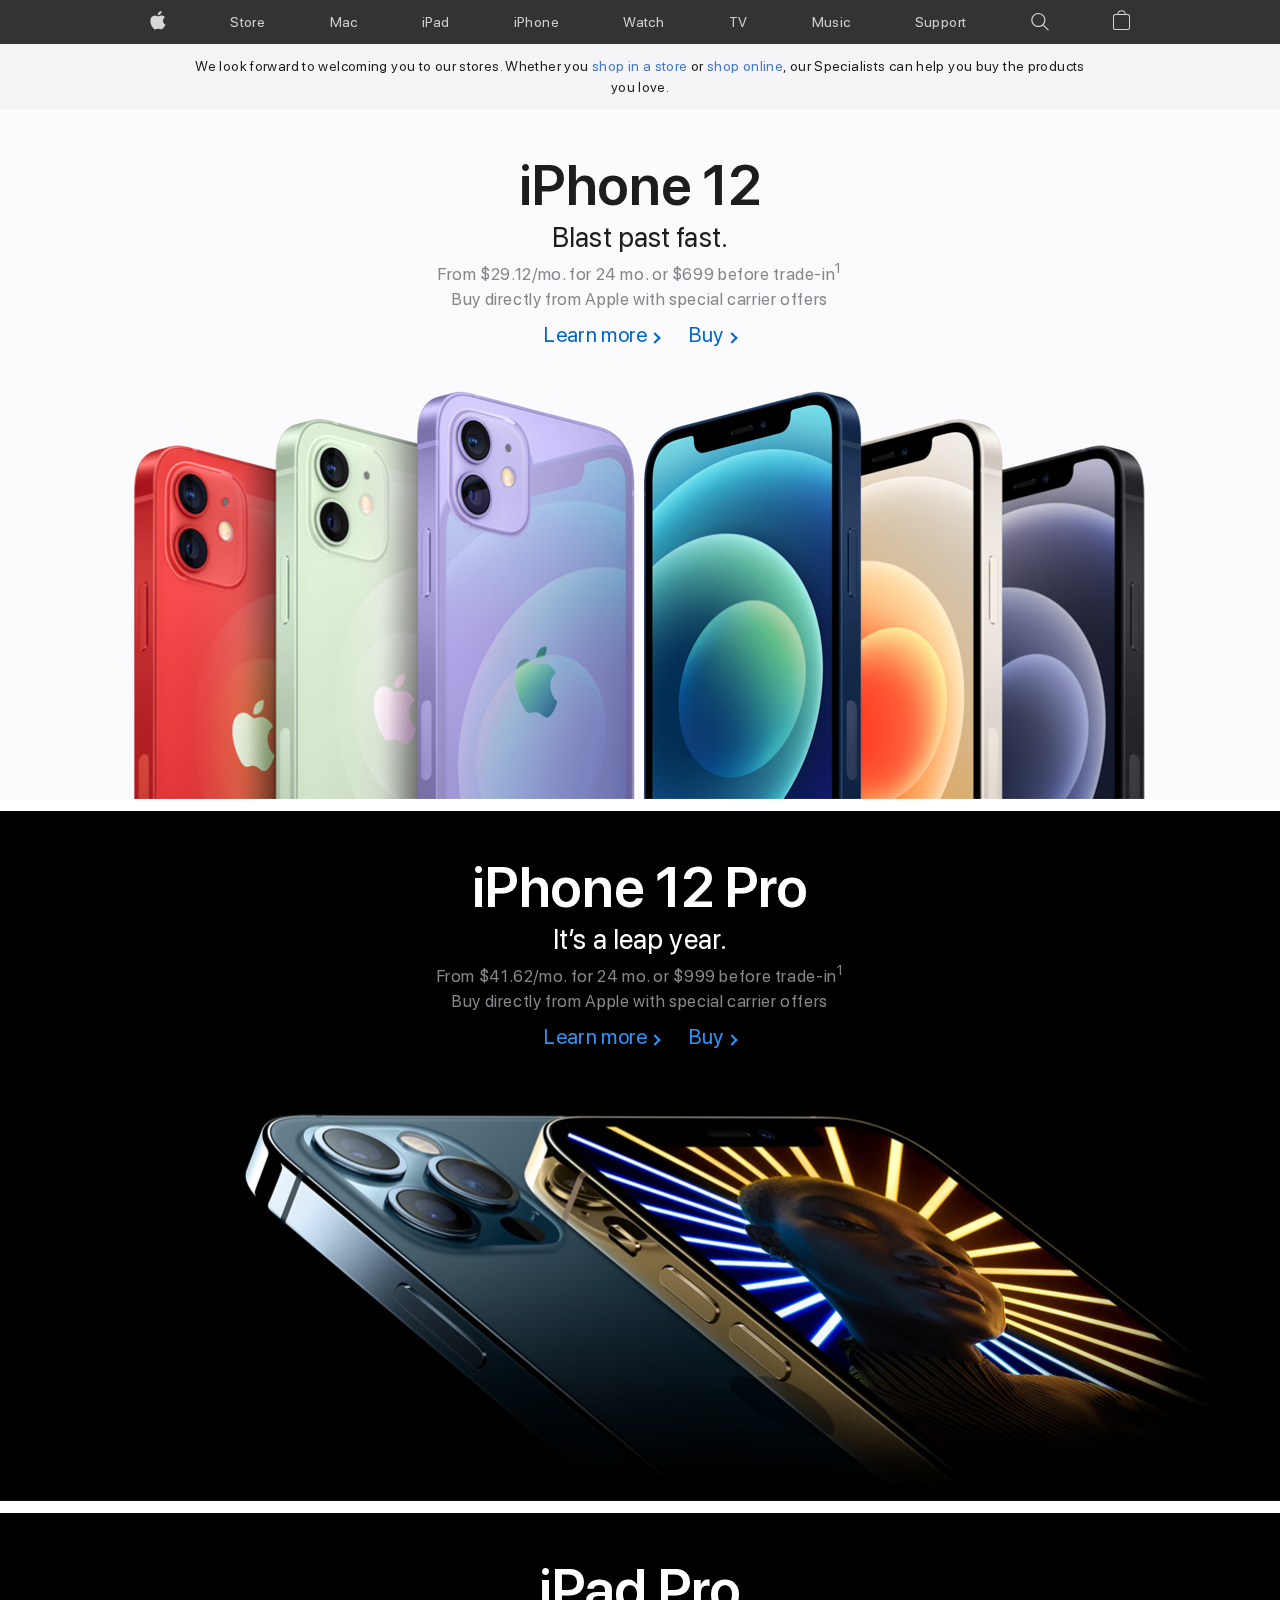
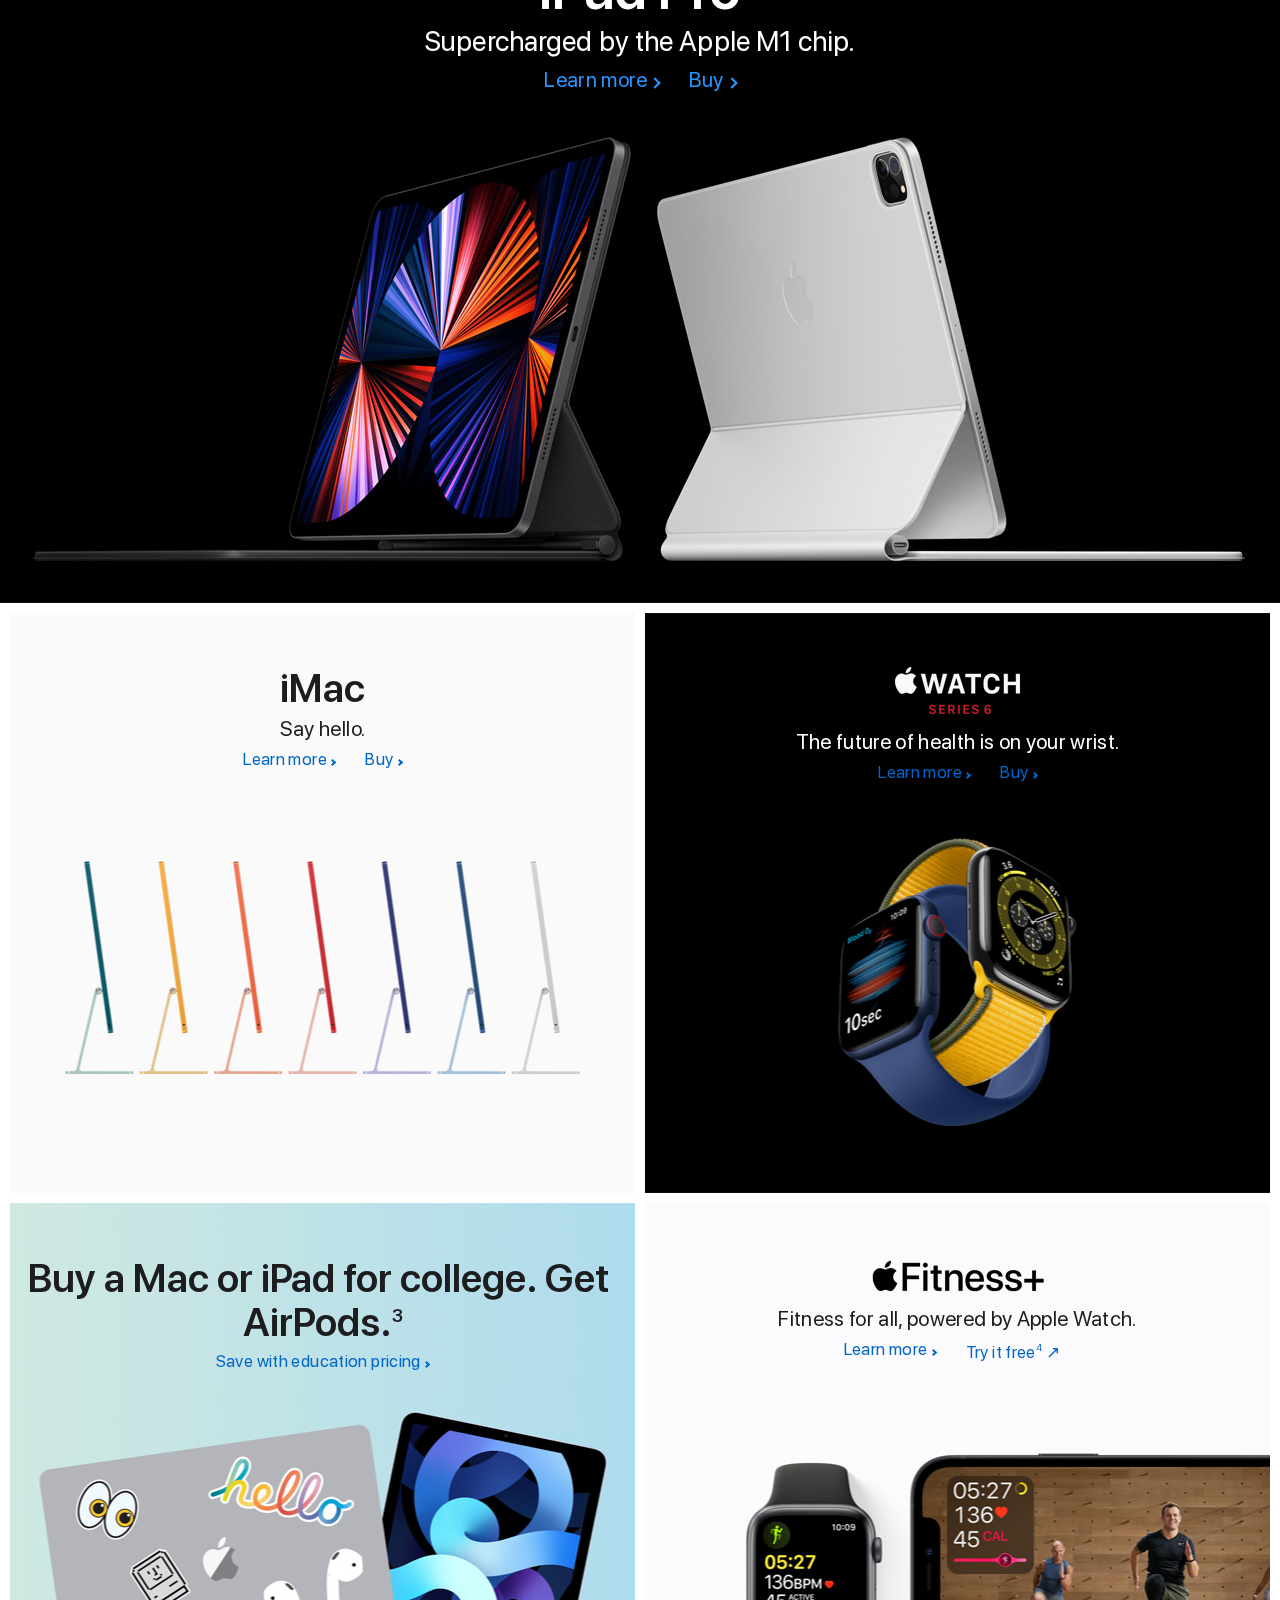
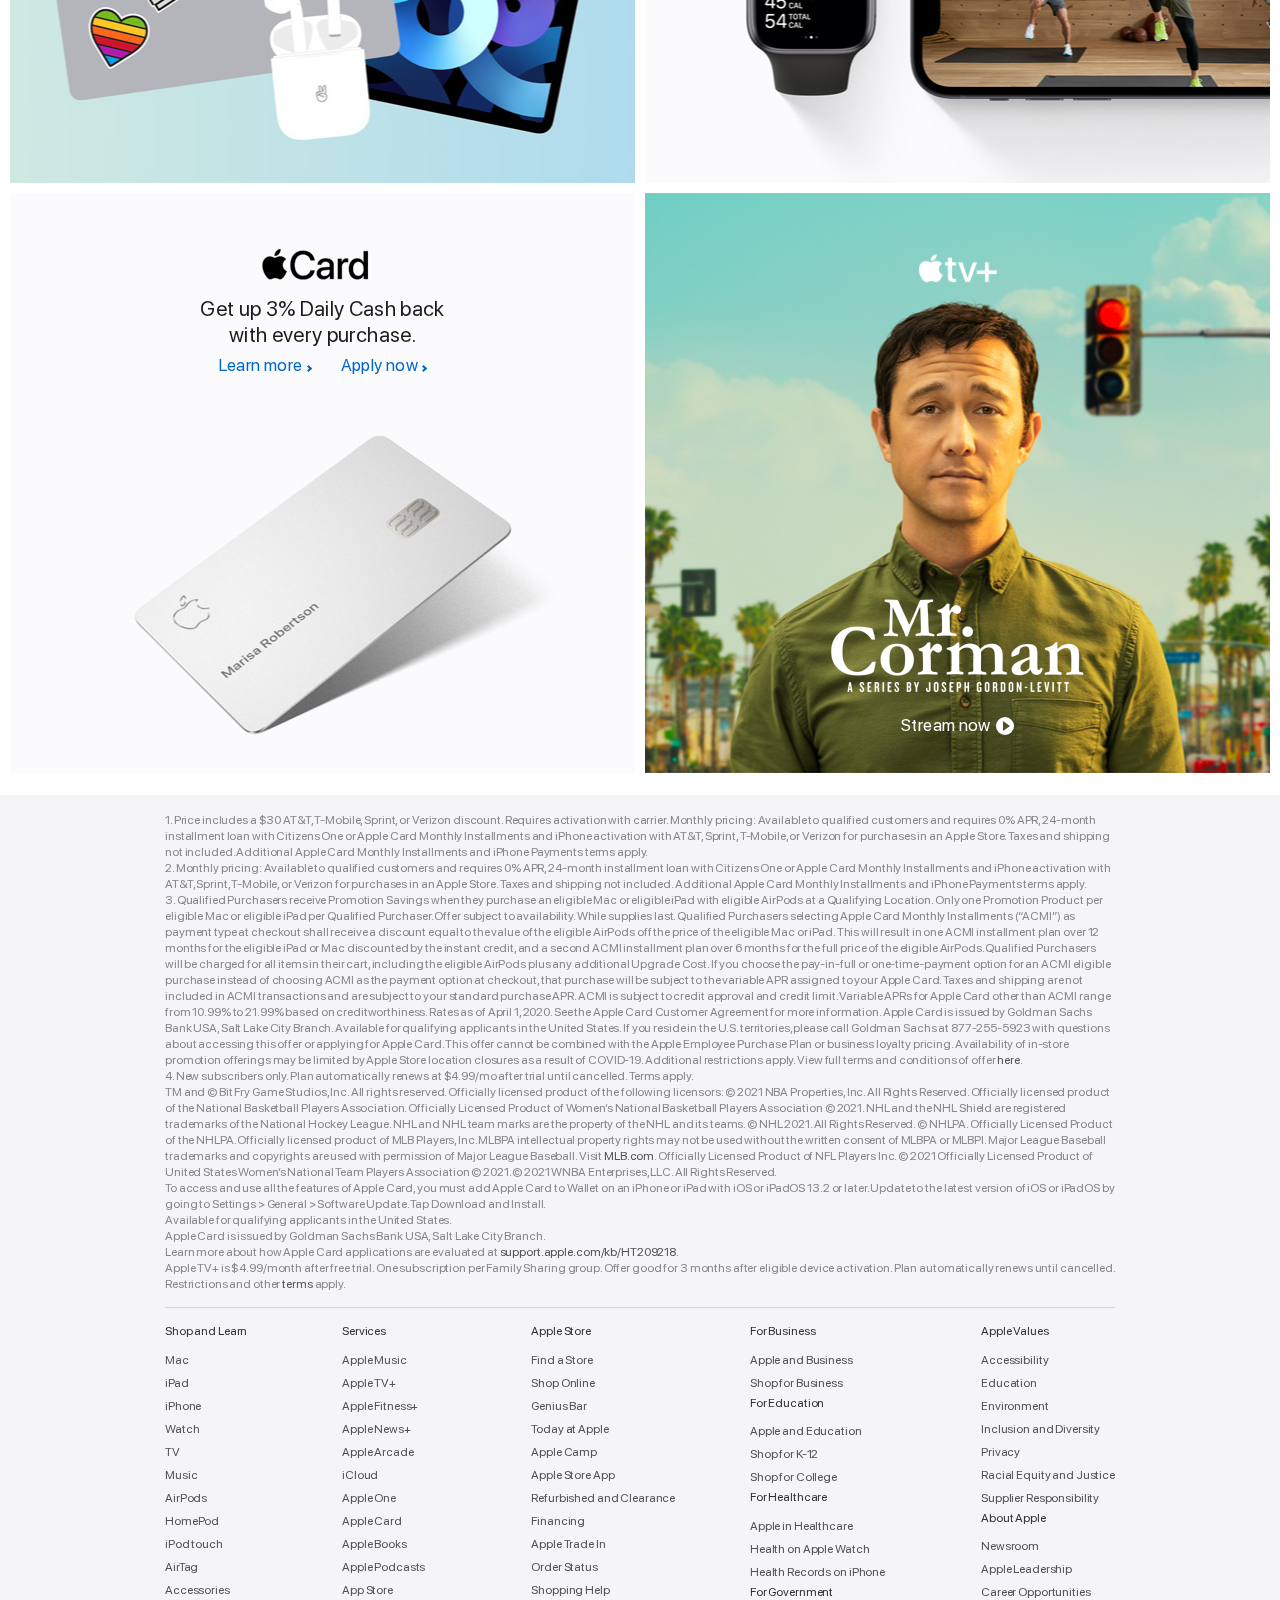
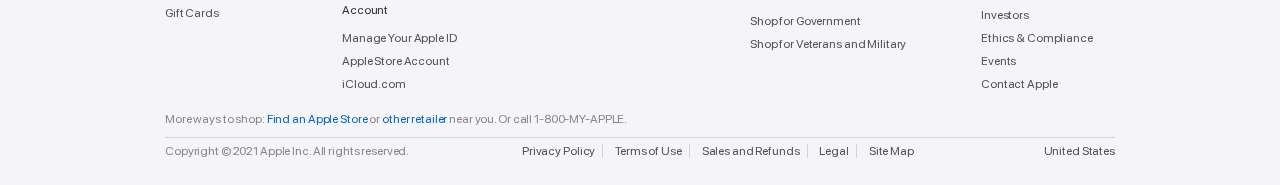
<file: index.html>
<!DOCTYPE html>
<html lang="en">

<head>
    <meta charset="UTF-8">
    <meta http-equiv="X-UA-Compatible" content="IE=edge">
    <meta name="viewport" content="width=device-width, initial-scale=1.0">
    <title>Apple</title>

    <link rel="stylesheet" href="css/style.css">
    <link rel="icon" href="image/favicon.jpg">


    <script src="https://ajax.googleapis.com/ajax/libs/jquery/3.5.1/jquery.min.js"></script>

</head>

<body>


    <header>
        <!-------------- Start Main Menu / Header Container -------------->
        <nav>
            <div class="main-header nav-container ">
                <nav class="main-nav nav ">
                    <ul class="mobile-navbar">

                        <li>
                            <div class="menu-icon-container">
                                <div class="menu-icon">
                                    <span class="line-1"></span>
                                    <span class="line-2"></span>
                                </div>
                            </div>
                        </li>

                        <li class=""><a href="#" class="navLink logo-nav"></a></li>
                        <li class=""><a href="#" class="navLink shop-nav"></a>
                            <div class="bagview caret-mobile hide-bag">
                                <span class="caret"></span>
                            </div>
                        </li>
                    </ul>

                    <ul class="desktop-navbar ">
                        <li class=""><a href="#" class="navLink logo-nav"></a></li>
                        <li class="first-child"><a href="#" class="navLink">Store</a></li>
                        <li class="desktop-menu"><a href="#" class="navLink">Mac</a></li>
                        <li class="desktop-menu"><a href="#" class="navLink">iPad</a></li>
                        <li class="desktop-menu"><a href="#" class="navLink">iPhone</a></li>
                        <li class="desktop-menu"><a href="#" class="navLink">Watch</a></li>
                        <li class="desktop-menu"><a href="#" class="navLink">TV</a></li>
                        <li class="desktop-menu"><a href="#" class="navLink">Music</a></li>
                        <li class="desktop-menu"><a href="#" class="navLink">Support</a></li>
                        <li class="desktop-menu"><a href="#" class="navLink search-nav"></a></li>
                        <li class=""><a href="#" class="navLink shop-nav"></a>
                            <div class="bagview caret-desktop hide-bag" >
                                <span class="caret"></span>
                            </div>
                        </li>
                        
                    </ul>
                </nav>

                <!---- end of navigation menu items--->

                <!-- search desktop -->

                <div class="search-container hide">

                    <div class="link-search"></div>

                    <div class="input-serach search-bar">
                        <form action="GET">
                            <input type="text" placeholder="Search apple.com">
                        </form>
                    </div>


                    <div class="close-container">
                        <button class="close-btn">
                            <span class="menu-icon">
                                <span class="line-1"></span>
                                <span class="line-2"></span>
                            </span>
                        </button>
                    </div>


                    <div class="quick-link">
                        <h3>quick links</h3>
                        <ul>
                            <li><a href="#">Visiting an Apple Store FAQ</a></li>
                            <li><a href="#">Shop Apple Store Online</a></li>
                            <li><a href="#">Accessories</a></li>
                            <li><a href="#">AirPods</a></li>
                            <li><a href="#">AirTag</a></li>
                        </ul>
                    </div>
                </div>

                <div class="mobile-search-container ">

                    

                    <div class="search-bar ">
                        <div class="link-search"></div>
                        <form action="GET">
                            <input type="text" placeholder="Search apple.com">
                        </form>
                    </div>


                    <span class="cancel-btn">Cancel</span>


                    <div class="quick-link">
                        <h3>quick links</h3>
                        <ul>
                            <li><a href="#">Visiting an Apple Store FAQ</a></li>
                            <li><a href="#">Shop Apple Store Online</a></li>
                            <li><a href="#">Accessories</a></li>
                            <li><a href="#">AirPods</a></li>
                            <li ><a class="last-child" href="#">AirTag</a></li>
                        </ul>
                    </div>
                </div>

                <!-- overlay -->
                <div class="overlay"></div>

                <aside class="bag-desktop hide-bag">
                    <div class="bag-container">
                        <p>Your Bag is empty.</p>
                        <ul>
                            <li>
                                <a class="bag-icon" href="#">Bag</a>
                            </li>
                            <li><a class="bag-fav" href="#">Favorites</a></li>
                            <li><a class="bag-order" href="#">Orders</a></li>
                            <li><a class="bag-acc" href="#">Account</a></li>
                            <li><a class="bag-signin" href="#">Sign in</a></li>
                        </ul>
    
                    </div>
                </aside>

               
                <aside class="bag-mobile hide-bag">
                    <div class="bag-container bag-container-mobile">
                        <p>Your Bag is empty.</p>
                        <ul>
                            <li>
                                <a class="bag-icon" href="#">Bag</a>
                            </li>
                            <li><a class="bag-fav" href="#">Favorites</a></li>
                            <li><a class="bag-order" href="#">Orders</a></li>
                            <li><a class="bag-acc" href="#">Account</a></li>
                            <li><a class="bag-signin" href="#">Sign in</a></li>
                        </ul>
    
                    </div>
                </aside>

                


                <!-- /search desktop -->


            </div>



            <div class="navbar-s navbar-item-sub center df navbar-light" style="z-index: 1;">
                <span class="undermenu">
                     We look forward to welcoming you to our stores. Whether you <a class="nav-shop" href="">shop in a store </a>or<a class="nav-shop" href=""> shop online</a>, our Specialists can help you buy the products you love.
                </span>
            </div>



        </nav>
    </header>

    <main>

        <section class="section-white">
            <div class="df text-center flex-col bg-img1 align-items-center">
                <h2 class="title">iPhone 12</h2>
                <h3 class="title-sub">Blast past fast.</h3>

                <div class="title-body">
                    <p>From $29.12/mo. for 24 mo. or $699 before trade‑in<sup class="">1</sup>
                    <p></p>

                    <p class="carrier">Buy directly from Apple with special carrier offers</p>
                </div>

                <div class="title-link ">
                    <div class="df center">
                        <div>
                            <a class="link-blue" href="#">Learn more
                                <span class="right-white"></span>
                            </a>
                        </div>

                        <div>
                            <a class="link-blue" href="#">Buy
                                <span class="right-white" href="#"></span>
                            </a>
                        </div>

                    </div>
                </div>

            </div>
        </section>

        <section class="section-dark-1 section-dark divider">
            <div class="df text-center flex-col bg-img2 white-text align-items-center">
                <h2 class="title">iPhone 12 Pro</h2>
                <h3 class="title-sub">It’s a leap year.</h3>
                <div class="title-body">
                    <p>
                        From $41.62/mo. for 24 mo. or $999 before trade‑in<sup class="">1</sup>
                    </p>
                    <p class="carrier">Buy directly from Apple with special carrier offers</p>
                </div>
                <div class="title-link ">

                    <div class="df center">
                        <div>
                            <a class="link-blue" href="#">Learn more
                                <span class="right"></span>
                            </a>

                        </div>

                        <div>
                            <a class="link-blue" href="#">Buy
                                <span class="right" href="#"></span>
                            </a>
                        </div>

                    </div>


                </div>

            </div>

        </section>

        <section class="section-dark-2 section-dark divider">
            <div class="df text-center flex-col bg-img3 white-text white-text">
                <div>
                    <h2 class="title">iPad Pro</h2>
                    <h3 class="title-sub">Supercharged by the Apple M1 chip.</h3>

                    <div class="title-link ">

                        <div class="df center">
                            <div>
                                <a style="color: #2997ff;" class="link-blue" href="#">Learn more
                                    <span class="right"></span>
                                </a>

                            </div>

                            <div>
                                <a style="color: #2997ff;" class="link-blue" href="#">Buy
                                    <span class="right" href="#"></span>
                                </a>
                            </div>

                        </div>
                    </div>

                </div>
            </div>
        </section>

        <!-- grid pictures -->
        <section class="grid">
            <div class="grid-container ">

                <div class="grid-1-item grid-item ">
                    <div class=" child1 df text-center flex-col">
                        <div class="minicontainer">
                            <h2 class="title">iMac</h2>
                            <h3 class="title-sub">Say hello.</h3>
                            <div class="title-link ">

                                <div class="df center">
                                    <div>
                                        <a class="link-blue" href="#">Learn more
                                            <span class="right-grid"></span>
                                        </a>

                                    </div>

                                    <div>
                                        <a class="link-blue" href="#">Buy
                                            <span class="right-grid" href="#"></span>
                                        </a>
                                    </div>

                                </div>
                            </div>
                        </div>

                    </div>
                </div>

                <div class="grid-2-item grid-item">
                    <div class="child2 df text-center flex-col white-text">
                        <div class="minicontainer">

                            <h2 class="title">
                                <img class="watch-logo" src="image/logo-watch.png" alt="">
                            </h2>

                            <h3 class="title-sub">The future of health is on your wrist.</h3>
                            <div class="title-link ">

                                <div class="df center">
                                    <div>
                                        <a class="link-blue" href="#">Learn more
                                            <span class="right-grid"></span>
                                        </a>

                                    </div>

                                    <div>
                                        <a class="link-blue" href="#">Buy
                                            <span class="right-grid" href="#"></span>
                                        </a>
                                    </div>

                                </div>
                            </div>
                        </div>
                    </div>
                </div>

                <div class="grid-3-item grid-item">
                    <div class="child3  df text-center flex-col">
                        <div class="minicontainer">
                            <h2 class="title">
                                Buy a Mac or iPad for college. Get&nbsp; AirPods.<sup>3</sup>

                            </h2>

                            <div class="title-link ">

                                <div class="df center">
                                    <div>
                                        <a class="link-blue" href="#">Save with education pricing
                                            <span class="right-grid"></span>
                                        </a>

                                    </div>

                                </div>
                            </div>
                        </div>

                    </div>
                </div>

                <div class="grid-4-item grid-item">
                    <div class="child4 df text-center flex-col ">

                        <div class="minicontainer">

                            <h2 class="title">

                                <img class="watch-logo" src="./image/grid4/logo__dcojfwkzna2q_large.png" alt="">

                            </h2>

                            <h3 class="title-sub center">Fitness for all, powered by Apple Watch.</h3>
                            <div class="title-link ">

                                <div class="df center">
                                    <div>
                                        <a class="link-blue" href="#">Learn more
                                            <span class="right-grid"></span>
                                        </a>

                                    </div>

                                    <div>
                                        <a class=" link-blue" href="#">Try it free<sup style="font-size: 10px;">4</sup>
                                            <span class="arrow-north-east" href="#">
                                                &#8599;
                                            </span>
                                        </a>
                                    </div>

                                </div>
                            </div>
                        </div>

                    </div>
                </div>

                <div class="grid-5-item grid-item">
                    <div class="child5 df text-center flex-col ">
                        <div class="minicontainer">
                            <h2 class="title">
                                <img src="image/card-logo.png" alt="">
                            </h2>
                            <h3 class="title-sub">Get up 3% Daily Cash back
                                <br> with every purchase.
                            </h3>
                            <div class="title-link ">

                                <div class="df center">
                                    <div>
                                        <a class="link-blue" href="#">Learn more
                                            <span class="right-grid"></span>
                                        </a>

                                    </div>

                                    <div>
                                        <a class="link-blue" href="#">Apply now
                                            <span class="right-grid" href="#"></span>
                                        </a>
                                    </div>

                                </div>


                            </div>
                        </div>
                    </div>
                </div>

                <div class="grid-6-item grid-item">
                    <div class="child6 df text-center flex-col white-text align-items-center jc-between">

                        <div class="tvlogo">
                            <img class="img-tv" src="image/tv+.png" alt="">
                        </div>

                        <div style="margin-bottom: 35px;">

                            <div class="df  title-link " style="justify-content: center; ">
                                <div class="corman">
                                    <img src="./image/grid6/promo_logo_mr_corman__d22amosyrvyq_large.png"
                                        class="cormanlogo">
                                    <div class="streamnow">
                                        <a href="#" class="link-blue watch" style="color:white ;padding: 0; margin: 0;">
                                            Stream now
                                        </a>
                                        <div class="dot">
                                            <div class="triangle"></div>
                                        </div>
                                    </div>
                                </div>


                            </div>
                        </div>
                    </div>
                </div>
            </div>
        </section>

    </main>

    <footer>
        <section class="footercontent">
            <div class="footer1">
                <div>1. Price includes a $30 AT&T, T-Mobile, Sprint, or Verizon discount. Requires activation with carrier. Monthly pricing: Available to qualified customers and requires 0% APR, 24-month installment loan with Citizens One or Apple Card Monthly Installments and iPhone activation with AT&T, Sprint, T-Mobile, or Verizon for purchases in an Apple Store. Taxes and shipping not included. Additional Apple Card Monthly Installments and iPhone Payments terms apply.</div>
                <div>2. Monthly pricing: Available to qualified customers and requires 0% APR, 24-month installment loan with Citizens One or Apple Card Monthly Installments and iPhone activation with AT&T, Sprint, T-Mobile, or Verizon for purchases in an Apple Store. Taxes and shipping not included. Additional Apple Card Monthly Installments and iPhone Payments terms apply.</div>
                <div>3. Qualified Purchasers receive Promotion Savings when they purchase an eligible Mac or eligible iPad with eligible AirPods at a Qualifying Location. Only one Promotion Product per eligible Mac or eligible iPad per Qualified Purchaser. Offer subject to availability. While supplies last. Qualified Purchasers selecting Apple Card Monthly Installments (“ACMI”) as payment type at checkout shall receive a discount equal to the value of the eligible AirPods off the price of the eligible Mac or iPad. This will result in one ACMI installment plan over 12 months for the eligible iPad or Mac discounted by the instant credit, and a second ACMI installment plan over 6 months for the full price of the eligible AirPods. Qualified Purchasers will be charged for all items in their cart, including the eligible AirPods plus any additional Upgrade Cost. If you choose the pay-in-full or one-time-payment option for an ACMI eligible purchase instead of choosing ACMI as the payment option at checkout, that purchase will be subject to the variable APR assigned to your Apple Card. Taxes and shipping are not included in ACMI transactions and are subject to your standard purchase APR. ACMI is subject to credit approval and credit limit. Variable APRs for Apple Card other than ACMI range from 10.99% to 21.99% based on creditworthiness. Rates as of April 1, 2020. See the Apple Card Customer Agreement for more information. Apple Card is issued by Goldman Sachs Bank USA, Salt Lake City Branch. Available for qualifying applicants in the United States. If you reside in the U.S. territories, please call Goldman Sachs at 877-255-5923 with questions about accessing this offer or applying for Apple Card. This offer cannot be combined with the Apple Employee Purchase Plan or business loyalty pricing. Availability of in-store promotion offerings may be limited by Apple Store location closures as a result of COVID-19. Additional restrictions apply. View full terms and conditions of offer <a href="">here</a>.</div>
                <div>4. New subscribers only. Plan automatically renews at $4.99/mo after trial until cancelled. Terms apply.</div>
                <div>TM and © Bit Fry Game Studios, Inc.  All rights reserved.  Officially licensed product of the following licensors: © 2021 NBA Properties, Inc. All Rights Reserved. Officially licensed product of the National Basketball Players Association. Officially Licensed Product of Women’s National Basketball Players Association © 2021.  NHL and the NHL Shield are registered trademarks of the National Hockey League. NHL and NHL team marks are the property of the NHL and its teams. © NHL 2021. All Rights Reserved. © NHLPA. Officially Licensed Product of the NHLPA. Officially licensed product of MLB Players, Inc. MLBPA intellectual property rights may not be used without the written consent of MLBPA or MLBPI. Major League Baseball trademarks and copyrights are used with permission of Major League Baseball. Visit <a href="https://www.mlb.com/" rel="nofollow">MLB.com</a>. Officially Licensed Product of NFL Players Inc. © 2021 Officially Licensed Product of United States Women’s National Team Players Association © 2021. © 2021 WNBA Enterprises, LLC. All Rights Reserved.</div>
                <div>To access and use all the features of Apple Card, you must add Apple Card to Wallet on an iPhone or iPad with iOS or iPadOS 13.2 or later. Update to the latest version of iOS or iPadOS by going to Settings > General > Software Update. Tap Download and Install.</div>
                <div>Available for qualifying applicants in the United States.</div>
                <div>Apple Card is issued by Goldman Sachs Bank USA, Salt Lake City Branch.</div>
                <div>Learn more about how Apple Card applications are evaluated at <a href="">support.apple.com/kb/HT209218</a>.</div>
                <div>Apple TV+ is $4.99/month after free trial. One subscription per Family Sharing group. Offer good for 3 months after eligible device activation. Plan automatically renews until cancelled. Restrictions and other <a href="">terms</a> apply.</div>
            </div>


            <div class="footer2">

                <div>
                    <div>
                        <h3 class="footer-list">Shop and Learn</h3>
                        <ul class="listbx">
                            <li class="sub-list"><a href="">Mac</a></li>
                            <li class="sub-list"><a href="">iPad</a></li>
                            <li class="sub-list"><a href="">iPhone</a></li>
                            <li class="sub-list"><a href="">Watch</a></li>
                            <li class="sub-list"><a href="">TV</a></li>
                            <li class="sub-list"><a href="">Music</a></li>
                            <li class="sub-list"><a href="">AirPods</a></li>
                            <li class="sub-list"><a href="">HomePod</a></li>
                            <li class="sub-list"><a href="">iPod touch</a></li>
                            <li class="sub-list"><a href="">AirTag</a></li>
                            <li class="sub-list"><a href="">Accessories</a></li>
                            <li class="sub-list"><a href="">Gift Cards</a></li>
                        </ul>   
                    </div>
                </div>
                <div>
                    <div>
                        <h3 class="footer-list">Services</h3>
                        <ul class="listbx">
                            <li class="sub-list"><a  href= "">Apple Music</a></li>
                            <li class="sub-list"><a  href="" data-analytics-title="apple tv plus">Apple TV+</a></li>
                            <li class="sub-list"><a  href="">Apple Fitness+</a></li>
                            <li class="sub-list" ><a  href="">Apple News+</a></li>
                            <li class="sub-list"><a  href="">Apple Arcade</a></li>
                            <li class="sub-list"><a  href="">iCloud</a></li>
                            <li class="sub-list"><a  href="">Apple One</a></li>
                            <li class="sub-list"><a  href="">Apple Card</a></li>
                            <li class="sub-list" ><a  href="">Apple Books</a></li>
                            <li class="sub-list"><a  href="">Apple Podcasts</a></li>
                            <li class="sub-list"><a  href="">App Store</a></li>
                        </ul>
                    </div>
                    <div>
                        <h3 class="footer-list">Account</h3>
                        <ul class="listbx">
                            <li class="sub-list"><a  href="" >Manage Your Apple ID</a></li>
                            <li class="sub-list"><a  href="">Apple Store Account</a></li>
                            <li class="sub-list"><a  href="" >iCloud.com</a></li>
                        </ul>

                    </div>
                </div>

                <div>
                    <div>
                    <h3 class="footer-list">Apple Store</h3>
                    <ul class="listbx">
                        <li class="sub-list"><a href="">Find a Store</a></li>
                        <li class="sub-list"><a href="">Shop Online</a></li>
                        <li class="sub-list"><a href="">Genius Bar</a></li>
                        <li class="sub-list"><a href="">Today at Apple</a></li>
                        <li class="sub-list"><a href="">Apple Camp</a></li>
                        <li class="sub-list"><a href="" data-analytics-exit-link>Apple Store App</a></li>
                        <li class="sub-list"><a href="">Refurbished and Clearance</a></li>
                        <li class="sub-list"><a href="">Financing</a></li>
                        <li class="sub-list"><a href="">Apple Trade In</a></li>
                        <li class="sub-list"><a href="">Order Status</a></li>
                        <li class="sub-list"><a href="">Shopping Help</a></li>
                    </ul>
                    </div>
                </div>
                <div>
                    <div>
                        <h3 class="footer-list">For Business</h3>
                        <ul class="listbx">
                            <li class="sub-list"><a href="">Apple and Business</a></li>
                            <li class="sub-list"><a href="">Shop for Business</a></li>
                        </ul>
                    </div>
                    <div>
                        <h3 class="footer-list">For Education</h3>
                        <ul class="listbx">
                            <li class="sub-list"><a  href="">Apple and Education</a></li>
                            <li class="sub-list"><a  href="">Shop for K-12</a></li>
                            <li class="sub-list"><a  href="">Shop for College</a></li>
                        </ul>
                    </div>
                    <div>
                        <h3 class="footer-list">For Healthcare</h3>
                        <ul class="listbx">
                            <li class="sub-list"><a href="" >Apple in Healthcare</a></li>
                            <li class="sub-list"><a href="" >Health on Apple Watch</a></li>
                            <li class="sub-list"><a href="">Health Records on iPhone</a></li>
                        </ul>
                    </div>
                    <div>
                        <h3 class="footer-list">For Government</h3>
                        <ul class="listbx">
                            <li class="sub-list"><a href="">Shop for Government</a></li>
                            <li class="sub-list"><a href="">Shop for Veterans and Military</a></li>
                        </ul>
                    </div>
                </div>
                <div>
                    <div>
                        <h3 class="footer-list">Apple Values</h3>
                        <ul class="listbx">
                            <li class="sub-list"><a  href= "">Accessibility</a></li>
                            <li class="sub-list"><a  href="">Education</a></li>
                            <li class="sub-list" ><a  href="">Environment</a></li>
                            <li class="sub-list"><a  href="">Inclusion and Diversity</a></li>
                            <li class="sub-list"><a  href="">Privacy</a></li>
                            <li class="sub-list"><a  href="">Racial Equity and Justice</a></li>
                            <li class="sub-list"><a  href="">Supplier Responsibility</a></li>
                        </ul>
                    </div>
                    <div>
                        <h3 class="footer-list">About Apple</h3>
                        <ul class="listbx">
                            <li class="sub-list"><a href="">Newsroom</a></li>
                            <li class="sub-list"><a href="">Apple Leadership</a></li>
                            <li class="sub-list"><a href="">Career Opportunities</a></li>
                            <li class="sub-list"><a href="" data-analytics-exit-link>Investors</a></li>
                            <li class="sub-list"><a href="">Ethics &amp; Compliance</a></li>
                            <li class="sub-list"><a href="">Events</a></li>
                            <li class="sub-list"><a href="">Contact Apple</a></li>
                        </ul>
                    </div>
                </div>
            
            </div>
            <div>  <p class="footerp">More ways to shop:<a href=""> Find an Apple Store</a> or <a href="">other retailer </a> near you. Or call 1-800-MY-APPLE.</p></div>
            <div class="footer3">
                <p  class="f3-1">Copyright © 2021 Apple Inc. All rights reserved.</p>
                <span class="f3-2">
                    <a href="" class="f3-2-1">Privacy Policy</a>
                    <a href="" class="f3-2-1"> Terms of Use</a>
                    <a href=""class="f3-2-1"> Sales and Refunds</a>
                    <a href="" class="f3-2-1">Legal</a>
                    <a href="" class="f3-2-2">Site Map</a>
                </span>
                <a href="" class="f3-3">United States</a>
            </div>
        
        </section>
          
    </footer>

    <script src="js/script.js"></script>
</body>

</html>
</file>
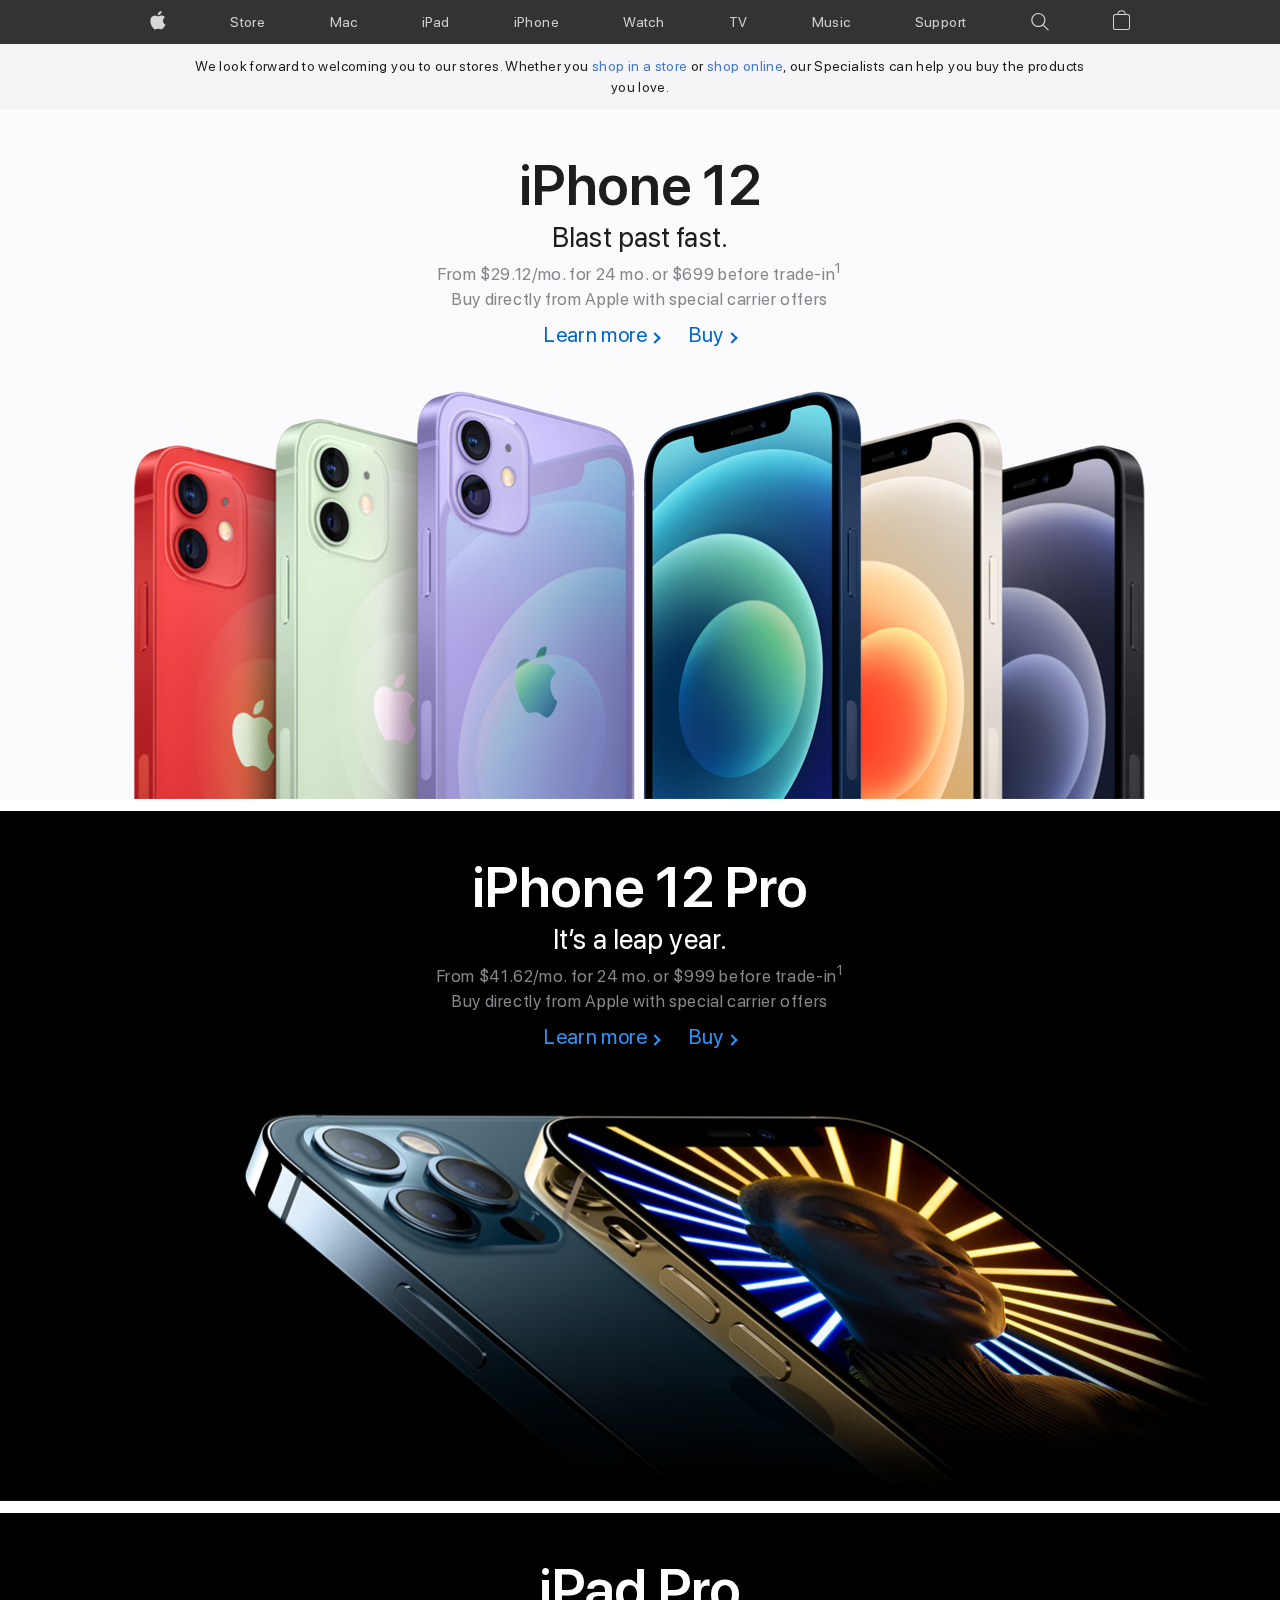
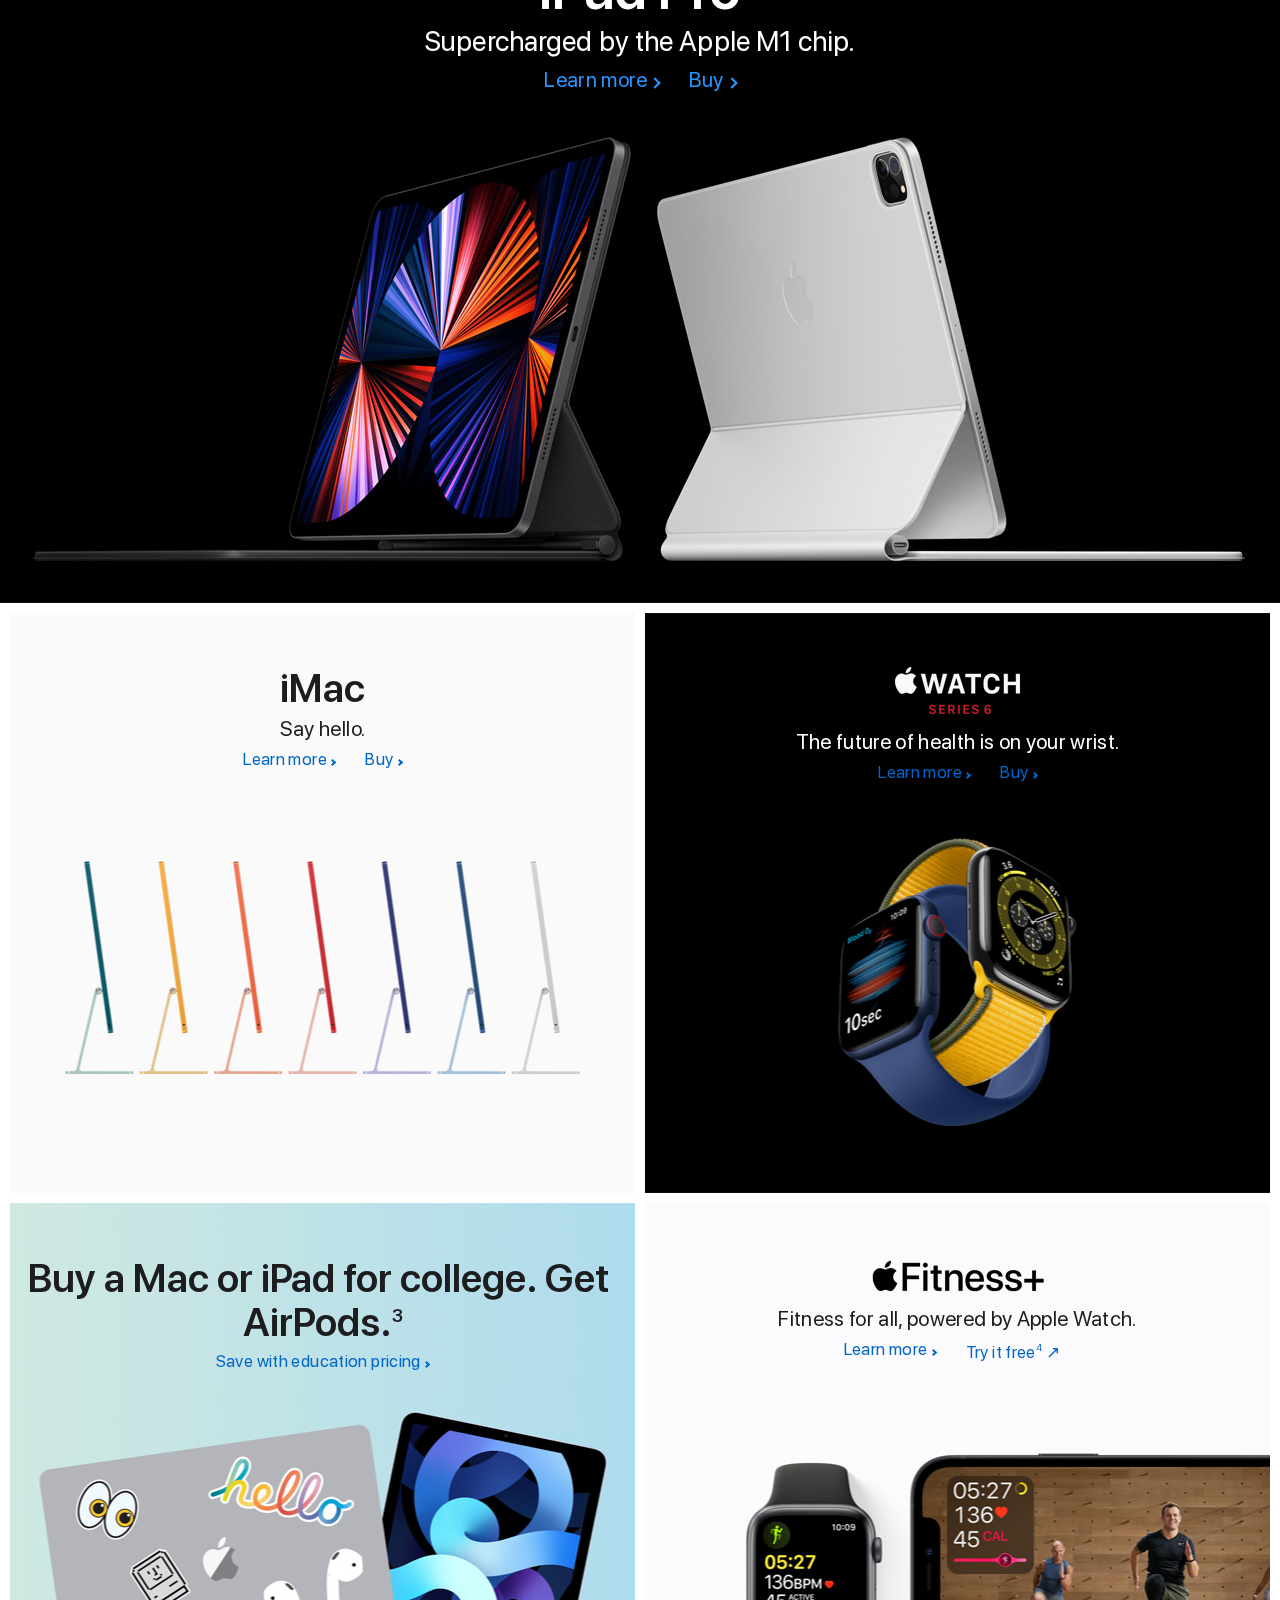
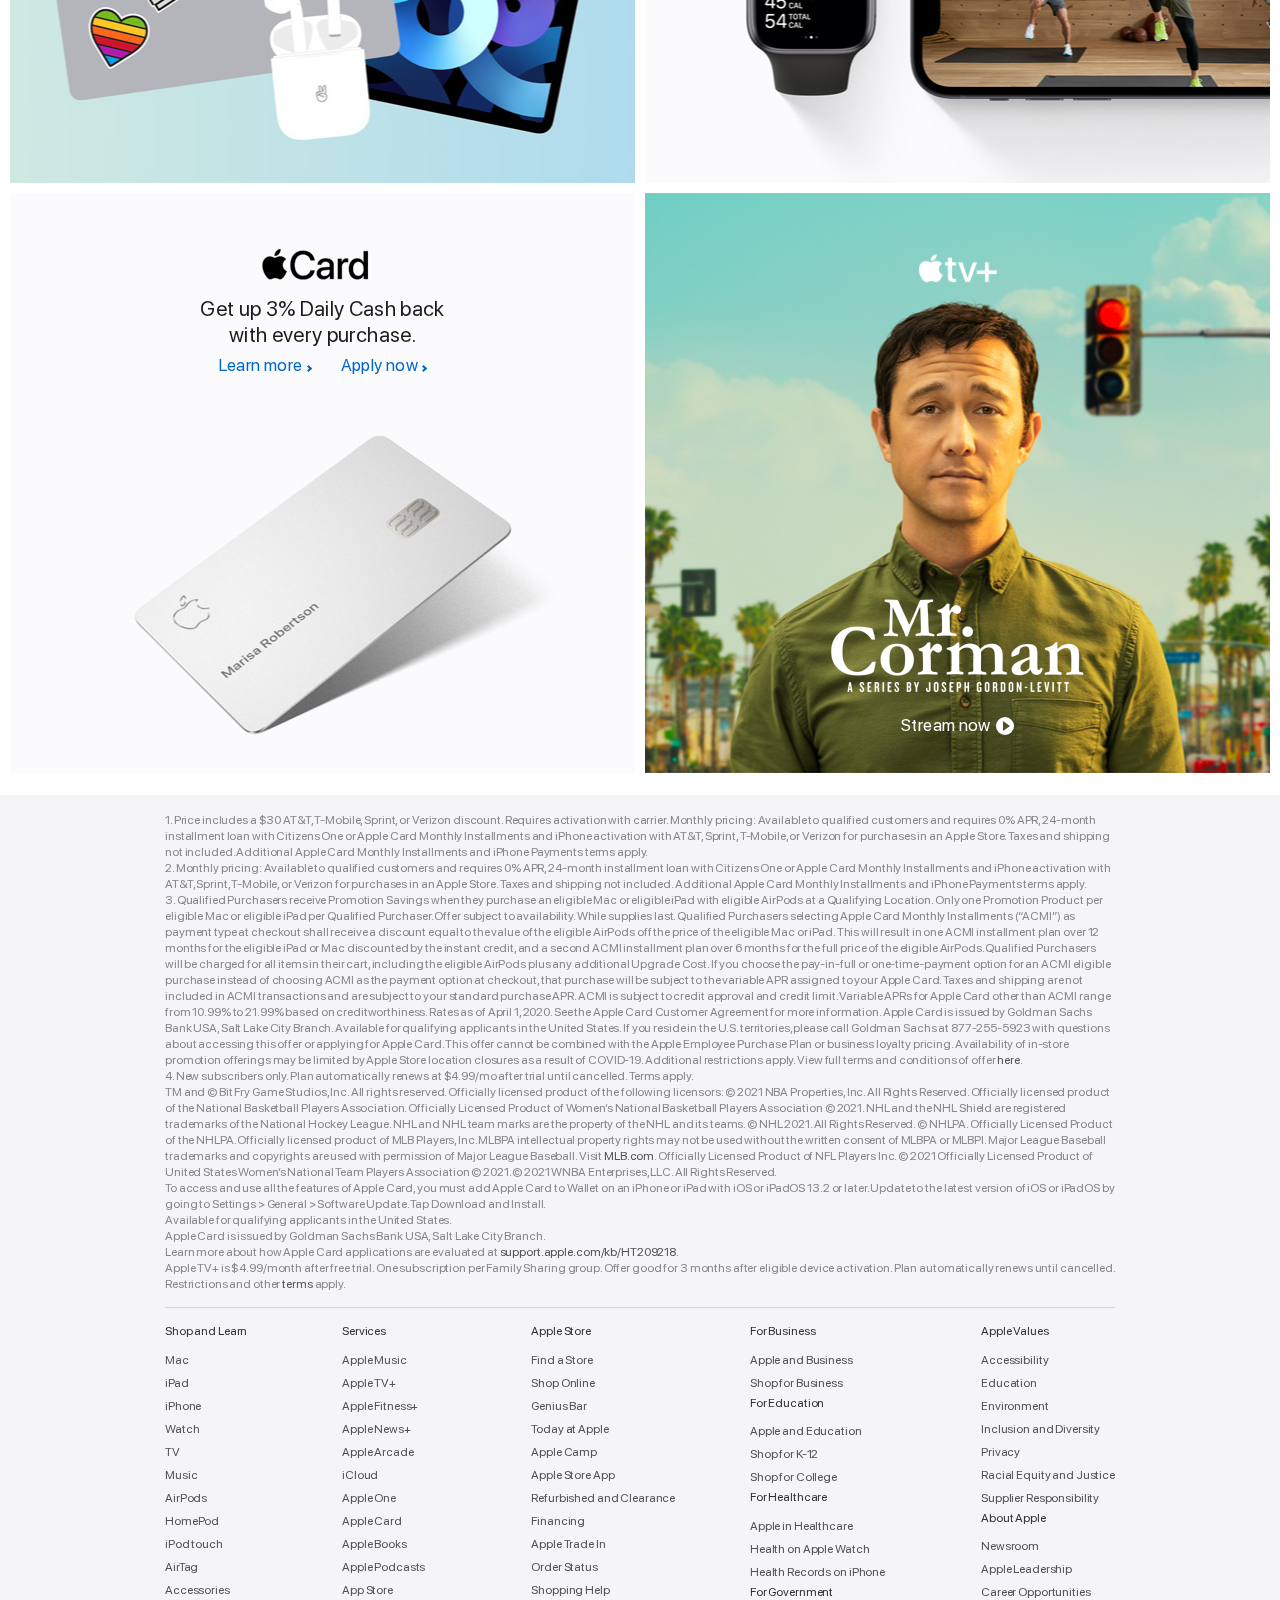
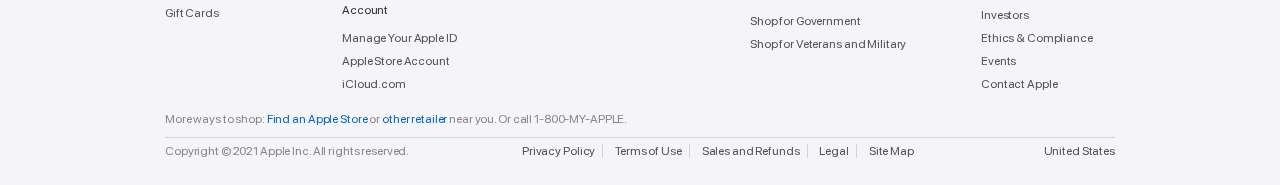
<file: public/index.html>
<!DOCTYPE html>
<html lang="en">

<head>
    <meta name="viewport" content="width=device-width, initial-scale=1.0" />
    <meta http-equiv="X-UA-Compatible" content="ie=edge" />
    <meta charset="UTF-8">
    <meta http-equiv="X-UA-Compatible" content="IE=edge">
    <meta name="viewport" content="width=device-width, initial-scale=1.0">
    <title>Apple</title>

    <link rel="stylesheet" href="./style.css">
    <link rel="icon" href="image/favicon.jpg">


    <script src="https://ajax.googleapis.com/ajax/libs/jquery/3.5.1/jquery.min.js"></script>

</head>

<body class="body">


    <header>
        <!-------------- Start Main Menu / Header Container -------------->
        <nav>
            <div class="main-header nav-container ">
                
                <ul class="desktop-navbar main-nav ">
                    <li class=""><a href="#" class="navLink logo-nav"></a></li>
                    <li class="first-child"><a href="#" class="navLink">Store</a></li>
                    <li class="desktop-menu"><a href="#" class="navLink">Mac</a></li>
                    <li class="desktop-menu"><a href="#" class="navLink">iPad</a></li>
                    <li class="desktop-menu"><a href="#" class="navLink">iPhone</a></li>
                    <li class="desktop-menu"><a href="#" class="navLink">Watch</a></li>
                    <li class="desktop-menu"><a href="#" class="navLink">TV</a></li>
                    <li class="desktop-menu"><a href="#" class="navLink">Music</a></li>
                    <li class="desktop-menu"><a href="#" class="navLink">Support</a></li>
                    <li class="desktop-menu"><a href="#" class="navLink search-nav"></a></li>
                    <li class=""><a href="#" class="navLink shop-nav"></a>
                        <div class="bagview caret-desktop hide-bag" >
                            <span class="caret"></span>
                        </div>
                    </li>
                    
                </ul>
                <nav class="main-nav nav ">
                    <ul class="mobile-navbar">

                        <li>
                            <div class="menu-icon-container">
                                <div class="menu-icon">
                                    <span class="line-1"></span>
                                    <span class="line-2"></span>
                                </div>
                            </div>
                        </li>

                        <li class=""><a href="#" class="navLink logo-nav"></a></li>
                        <li class=""><a href="#" class="navLink shop-nav"></a>
                            <div class="bagview caret-mobile hide-bag">
                                <span class="caret"></span>
                            </div>
                        </li>
                    </ul>

                    <div class="mobile-search-container ">
                        <div class="search-bar ">
                            <div class="link-search"></div>
                            <form action="GET">
                                <input type="text" placeholder="Search apple.com">
                            </form>
                        </div>
    
    
                        <span class="cancel-btn">Cancel</span>
    
    
                        <div class="quick-link">
                            <h3>quick links</h3>
                            <ul>
                                <li><a href="#">Visiting an Apple Store FAQ</a></li>
                                <li><a href="#">Shop Apple Store Online</a></li>
                                <li><a href="#">Accessories</a></li>
                                <li><a href="#">AirPods</a></li>
                                <li ><a class="last-child" href="#">AirTag</a></li>
                            </ul>
                        </div>
                    </div>
                   
                </nav>

                <!---- end of navigation menu items--->

                <!-- search desktop -->
                <div class="search-container hide">

                    <div class="link-search"></div>

                    <div class="input-serach search-bar">
                        <form action="GET">
                            <input type="text" placeholder="Search apple.com">
                        </form>
                    </div>


                    <div class="close-container">
                        <button class="close-btn">
                            <span class="menu-icon">
                                <span class="line-1"></span>
                                <span class="line-2"></span>
                            </span>
                        </button>
                    </div>


                    <div class="quick-link">
                        <h3>quick links</h3>
                        <ul>
                            <li><a href="#">Visiting an Apple Store FAQ</a></li>
                            <li><a href="#">Shop Apple Store Online</a></li>
                            <li><a href="#">Accessories</a></li>
                            <li><a href="#">AirPods</a></li>
                            <li><a href="#">AirTag</a></li>
                        </ul>
                    </div>
                </div>

               

                <!-- overlay -->
                <div class="overlay"></div>

                <aside class="bag-desktop hide-bag">
                    <div class="bag-container">
                        <p>Your Bag is empty.</p>
                        <ul>
                            <li>
                                <a class="bag-icon" href="#">Bag</a>
                            </li>
                            <li><a class="bag-fav" href="#">Favorites</a></li>
                            <li><a class="bag-order" href="#">Orders</a></li>
                            <li><a class="bag-acc" href="#">Account</a></li>
                            <li><a class="bag-signin" href="#">Sign in</a></li>
                        </ul>
    
                    </div>
                </aside>

               
                <aside class="bag-mobile hide-bag">
                    <div class="bag-container bag-container-mobile">
                        <p>Your Bag is empty.</p>
                        <ul>
                            <li>
                                <a class="bag-icon" href="#">Bag</a>
                            </li>
                            <li><a class="bag-fav" href="#">Favorites</a></li>
                            <li><a class="bag-order" href="#">Orders</a></li>
                            <li><a class="bag-acc" href="#">Account</a></li>
                            <li><a class="bag-signin" href="#">Sign in</a></li>
                        </ul>
    
                    </div>
                </aside>

                


                <!-- /search desktop -->


            </div>



            <div class="navbar-s navbar-item-sub center df navbar-light" style="z-index: 1;">
                <span class="undermenu">
                     We look forward to welcoming you to our stores. Whether you <a class="nav-shop" href="">shop in a store </a>or<a class="nav-shop" href=""> shop online</a>, our Specialists can help you buy the products you love.
                </span>
            </div>



        </nav>
    </header>

    <main>

        <section class="section-white">
            <div class="df text-center flex-col bg-img1 align-items-center">
                <h2 class="title">iPhone 12</h2>
                <h3 class="title-sub">Blast past fast.</h3>

                <div class="title-body">
                    <p>From $29.12/mo. for 24 mo. or $699 before trade‑in<sup class="">1</sup>
                    <p></p>

                    <p class="carrier">Buy directly from Apple with special carrier offers</p>
                </div>

                <div class="title-link ">
                    <div class="df center">
                        <div>
                            <a class="link-blue" href="#">Learn more
                                <span class="right-white"></span>
                            </a>
                        </div>

                        <div>
                            <a class="link-blue" href="#">Buy
                                <span class="right-white" href="#"></span>
                            </a>
                        </div>

                    </div>
                </div>

            </div>
        </section>

        <section class="section-dark-1 section-dark divider">
            <div class="df text-center flex-col bg-img2 white-text align-items-center">
                <h2 class="title">iPhone 12 Pro</h2>
                <h3 class="title-sub">It’s a leap year.</h3>
                <div class="title-body">
                    <p>
                        From $41.62/mo. for 24 mo. or $999 before trade‑in<sup class="">1</sup>
                    </p>
                    <p class="carrier">Buy directly from Apple with special carrier offers</p>
                </div>
                <div class="title-link ">

                    <div class="df center">
                        <div>
                            <a class="link-blue" href="#">Learn more
                                <span class="right"></span>
                            </a>

                        </div>

                        <div>
                            <a class="link-blue" href="#">Buy
                                <span class="right" href="#"></span>
                            </a>
                        </div>

                    </div>


                </div>

            </div>

        </section>

        <section class="section-dark-2 section-dark divider">
            <div class="df text-center flex-col bg-img3 white-text white-text">
                <div>
                    <h2 class="title">iPad Pro</h2>
                    <h3 class="title-sub">Supercharged by the Apple M1 chip.</h3>

                    <div class="title-link ">

                        <div class="df center">
                            <div>
                                <a style="color: #2997ff;" class="link-blue" href="#">Learn more
                                    <span class="right"></span>
                                </a>

                            </div>

                            <div>
                                <a style="color: #2997ff;" class="link-blue" href="#">Buy
                                    <span class="right" href="#"></span>
                                </a>
                            </div>

                        </div>
                    </div>

                </div>
            </div>
        </section>

        <!-- grid pictures -->
        <section class="grid">
            <div class="grid-container ">

                <div class="grid-1-item grid-item ">
                    <div class=" child1 df text-center flex-col">
                        <div class="minicontainer">
                            <h2 class="title">iMac</h2>
                            <h3 class="title-sub">Say hello.</h3>
                            <div class="title-link ">

                                <div class="df center">
                                    <div>
                                        <a class="link-blue" href="#">Learn more
                                            <span class="right-grid"></span>
                                        </a>

                                    </div>

                                    <div>
                                        <a class="link-blue" href="#">Buy
                                            <span class="right-grid" href="#"></span>
                                        </a>
                                    </div>

                                </div>
                            </div>
                        </div>

                    </div>
                </div>

                <div class="grid-2-item grid-item">
                    <div class="child2 df text-center flex-col white-text">
                        <div class="minicontainer">

                            <h2 class="title">
                                <img class="watch-logo" src="image/logo-watch.png" alt="">
                            </h2>

                            <h3 class="title-sub">The future of health is on your wrist.</h3>
                            <div class="title-link ">

                                <div class="df center">
                                    <div>
                                        <a class="link-blue" href="#">Learn more
                                            <span class="right-grid"></span>
                                        </a>

                                    </div>

                                    <div>
                                        <a class="link-blue" href="#">Buy
                                            <span class="right-grid" href="#"></span>
                                        </a>
                                    </div>

                                </div>
                            </div>
                        </div>
                    </div>
                </div>

                <div class="grid-3-item grid-item">
                    <div class="child3  df text-center flex-col">
                        <div class="minicontainer">
                            <h2 class="title">
                                Buy a Mac or iPad for college. Get&nbsp; AirPods.<sup>3</sup>

                            </h2>

                            <div class="title-link ">

                                <div class="df center">
                                    <div>
                                        <a class="link-blue" href="#">Save with education pricing
                                            <span class="right-grid"></span>
                                        </a>

                                    </div>

                                </div>
                            </div>
                        </div>

                    </div>
                </div>

                <div class="grid-4-item grid-item">
                    <div class="child4 df text-center flex-col ">

                        <div class="minicontainer">

                            <h2 class="title">

                                <img class="watch-logo" src="./image/grid4/logo__dcojfwkzna2q_large.png" alt="">

                            </h2>

                            <h3 class="title-sub center">Fitness for all, powered by Apple Watch.</h3>
                            <div class="title-link ">

                                <div class="df center">
                                    <div>
                                        <a class="link-blue" href="#">Learn more
                                            <span class="right-grid"></span>
                                        </a>

                                    </div>

                                    <div>
                                        <a class=" link-blue" href="#">Try it free<sup style="font-size: 10px;">4</sup>
                                            <span class="arrow-north-east" href="#">
                                                &#8599;
                                            </span>
                                        </a>
                                    </div>

                                </div>
                            </div>
                        </div>

                    </div>
                </div>

                <div class="grid-5-item grid-item">
                    <div class="child5 df text-center flex-col ">
                        <div class="minicontainer">
                            <h2 class="title">
                                <img src="image/card-logo.png" alt="">
                            </h2>
                            <h3 class="title-sub">Get up 3% Daily Cash back
                                <br> with every purchase.
                            </h3>
                            <div class="title-link ">

                                <div class="df center">
                                    <div>
                                        <a class="link-blue" href="#">Learn more
                                            <span class="right-grid"></span>
                                        </a>

                                    </div>

                                    <div>
                                        <a class="link-blue" href="#">Apply now
                                            <span class="right-grid" href="#"></span>
                                        </a>
                                    </div>

                                </div>


                            </div>
                        </div>
                    </div>
                </div>

                <div class="grid-6-item grid-item">
                    <div class="child6 df text-center flex-col white-text align-items-center jc-between">

                        <div class="tvlogo">
                            <img class="img-tv" src="image/tv+.png" alt="">
                        </div>

                        <div style="margin-bottom: 35px;">

                            <div class="df  title-link " style="justify-content: center; ">
                                <div class="corman">
                                    <img src="./image/grid6/promo_logo_mr_corman__d22amosyrvyq_large.png"
                                        class="cormanlogo">
                                    <div class="streamnow">
                                        <a href="#" class="link-blue watch" style="color:white ;padding: 0; margin: 0;">
                                            Stream now
                                        </a>
                                        <div class="dot">
                                            <div class="triangle"></div>
                                        </div>
                                    </div>
                                </div>


                            </div>
                        </div>
                    </div>
                </div>
            </div>
        </section>

    </main>

    <footer>
        <section class="footercontent">
            <div class="footer1">
                <div>1. Price includes a $30 AT&T, T-Mobile, Sprint, or Verizon discount. Requires activation with carrier. Monthly pricing: Available to qualified customers and requires 0% APR, 24-month installment loan with Citizens One or Apple Card Monthly Installments and iPhone activation with AT&T, Sprint, T-Mobile, or Verizon for purchases in an Apple Store. Taxes and shipping not included. Additional Apple Card Monthly Installments and iPhone Payments terms apply.</div>
                <div>2. Monthly pricing: Available to qualified customers and requires 0% APR, 24-month installment loan with Citizens One or Apple Card Monthly Installments and iPhone activation with AT&T, Sprint, T-Mobile, or Verizon for purchases in an Apple Store. Taxes and shipping not included. Additional Apple Card Monthly Installments and iPhone Payments terms apply.</div>
                <div>3. Qualified Purchasers receive Promotion Savings when they purchase an eligible Mac or eligible iPad with eligible AirPods at a Qualifying Location. Only one Promotion Product per eligible Mac or eligible iPad per Qualified Purchaser. Offer subject to availability. While supplies last. Qualified Purchasers selecting Apple Card Monthly Installments (“ACMI”) as payment type at checkout shall receive a discount equal to the value of the eligible AirPods off the price of the eligible Mac or iPad. This will result in one ACMI installment plan over 12 months for the eligible iPad or Mac discounted by the instant credit, and a second ACMI installment plan over 6 months for the full price of the eligible AirPods. Qualified Purchasers will be charged for all items in their cart, including the eligible AirPods plus any additional Upgrade Cost. If you choose the pay-in-full or one-time-payment option for an ACMI eligible purchase instead of choosing ACMI as the payment option at checkout, that purchase will be subject to the variable APR assigned to your Apple Card. Taxes and shipping are not included in ACMI transactions and are subject to your standard purchase APR. ACMI is subject to credit approval and credit limit. Variable APRs for Apple Card other than ACMI range from 10.99% to 21.99% based on creditworthiness. Rates as of April 1, 2020. See the Apple Card Customer Agreement for more information. Apple Card is issued by Goldman Sachs Bank USA, Salt Lake City Branch. Available for qualifying applicants in the United States. If you reside in the U.S. territories, please call Goldman Sachs at 877-255-5923 with questions about accessing this offer or applying for Apple Card. This offer cannot be combined with the Apple Employee Purchase Plan or business loyalty pricing. Availability of in-store promotion offerings may be limited by Apple Store location closures as a result of COVID-19. Additional restrictions apply. View full terms and conditions of offer <a href="">here</a>.</div>
                <div>4. New subscribers only. Plan automatically renews at $4.99/mo after trial until cancelled. Terms apply.</div>
                <div>TM and © Bit Fry Game Studios, Inc.  All rights reserved.  Officially licensed product of the following licensors: © 2021 NBA Properties, Inc. All Rights Reserved. Officially licensed product of the National Basketball Players Association. Officially Licensed Product of Women’s National Basketball Players Association © 2021.  NHL and the NHL Shield are registered trademarks of the National Hockey League. NHL and NHL team marks are the property of the NHL and its teams. © NHL 2021. All Rights Reserved. © NHLPA. Officially Licensed Product of the NHLPA. Officially licensed product of MLB Players, Inc. MLBPA intellectual property rights may not be used without the written consent of MLBPA or MLBPI. Major League Baseball trademarks and copyrights are used with permission of Major League Baseball. Visit <a href="https://www.mlb.com/" rel="nofollow">MLB.com</a>. Officially Licensed Product of NFL Players Inc. © 2021 Officially Licensed Product of United States Women’s National Team Players Association © 2021. © 2021 WNBA Enterprises, LLC. All Rights Reserved.</div>
                <div>To access and use all the features of Apple Card, you must add Apple Card to Wallet on an iPhone or iPad with iOS or iPadOS 13.2 or later. Update to the latest version of iOS or iPadOS by going to Settings > General > Software Update. Tap Download and Install.</div>
                <div>Available for qualifying applicants in the United States.</div>
                <div>Apple Card is issued by Goldman Sachs Bank USA, Salt Lake City Branch.</div>
                <div>Learn more about how Apple Card applications are evaluated at <a href="">support.apple.com/kb/HT209218</a>.</div>
                <div>Apple TV+ is $4.99/month after free trial. One subscription per Family Sharing group. Offer good for 3 months after eligible device activation. Plan automatically renews until cancelled. Restrictions and other <a href="">terms</a> apply.</div>
            </div>


            <div class="footer2">

                <div>
                    <div>
                        <h3 class="footer-list">Shop and Learn</h3>
                        <ul class="listbx">
                            <li class="sub-list"><a href="">Mac</a></li>
                            <li class="sub-list"><a href="">iPad</a></li>
                            <li class="sub-list"><a href="">iPhone</a></li>
                            <li class="sub-list"><a href="">Watch</a></li>
                            <li class="sub-list"><a href="">TV</a></li>
                            <li class="sub-list"><a href="">Music</a></li>
                            <li class="sub-list"><a href="">AirPods</a></li>
                            <li class="sub-list"><a href="">HomePod</a></li>
                            <li class="sub-list"><a href="">iPod touch</a></li>
                            <li class="sub-list"><a href="">AirTag</a></li>
                            <li class="sub-list"><a href="">Accessories</a></li>
                            <li class="sub-list"><a href="">Gift Cards</a></li>
                        </ul>   
                    </div>
                </div>
                <div>
                    <div>
                        <h3 class="footer-list">Services</h3>
                        <ul class="listbx">
                            <li class="sub-list"><a  href= "">Apple Music</a></li>
                            <li class="sub-list"><a  href="" data-analytics-title="apple tv plus">Apple TV+</a></li>
                            <li class="sub-list"><a  href="">Apple Fitness+</a></li>
                            <li class="sub-list" ><a  href="">Apple News+</a></li>
                            <li class="sub-list"><a  href="">Apple Arcade</a></li>
                            <li class="sub-list"><a  href="">iCloud</a></li>
                            <li class="sub-list"><a  href="">Apple One</a></li>
                            <li class="sub-list"><a  href="">Apple Card</a></li>
                            <li class="sub-list" ><a  href="">Apple Books</a></li>
                            <li class="sub-list"><a  href="">Apple Podcasts</a></li>
                            <li class="sub-list"><a  href="">App Store</a></li>
                        </ul>
                    </div>
                    <div>
                        <h3 class="footer-list">Account</h3>
                        <ul class="listbx">
                            <li class="sub-list"><a  href="" >Manage Your Apple ID</a></li>
                            <li class="sub-list"><a  href="">Apple Store Account</a></li>
                            <li class="sub-list"><a  href="" >iCloud.com</a></li>
                        </ul>

                    </div>
                </div>

                <div>
                    <div>
                    <h3 class="footer-list">Apple Store</h3>
                    <ul class="listbx">
                        <li class="sub-list"><a href="">Find a Store</a></li>
                        <li class="sub-list"><a href="">Shop Online</a></li>
                        <li class="sub-list"><a href="">Genius Bar</a></li>
                        <li class="sub-list"><a href="">Today at Apple</a></li>
                        <li class="sub-list"><a href="">Apple Camp</a></li>
                        <li class="sub-list"><a href="" data-analytics-exit-link>Apple Store App</a></li>
                        <li class="sub-list"><a href="">Refurbished and Clearance</a></li>
                        <li class="sub-list"><a href="">Financing</a></li>
                        <li class="sub-list"><a href="">Apple Trade In</a></li>
                        <li class="sub-list"><a href="">Order Status</a></li>
                        <li class="sub-list"><a href="">Shopping Help</a></li>
                    </ul>
                    </div>
                </div>
                <div>
                    <div>
                        <h3 class="footer-list">For Business</h3>
                        <ul class="listbx">
                            <li class="sub-list"><a href="">Apple and Business</a></li>
                            <li class="sub-list"><a href="">Shop for Business</a></li>
                        </ul>
                    </div>
                    <div>
                        <h3 class="footer-list">For Education</h3>
                        <ul class="listbx">
                            <li class="sub-list"><a  href="">Apple and Education</a></li>
                            <li class="sub-list"><a  href="">Shop for K-12</a></li>
                            <li class="sub-list"><a  href="">Shop for College</a></li>
                        </ul>
                    </div>
                    <div>
                        <h3 class="footer-list">For Healthcare</h3>
                        <ul class="listbx">
                            <li class="sub-list"><a href="" >Apple in Healthcare</a></li>
                            <li class="sub-list"><a href="" >Health on Apple Watch</a></li>
                            <li class="sub-list"><a href="">Health Records on iPhone</a></li>
                        </ul>
                    </div>
                    <div>
                        <h3 class="footer-list">For Government</h3>
                        <ul class="listbx">
                            <li class="sub-list"><a href="">Shop for Government</a></li>
                            <li class="sub-list"><a href="">Shop for Veterans and Military</a></li>
                        </ul>
                    </div>
                </div>
                <div>
                    <div>
                        <h3 class="footer-list">Apple Values</h3>
                        <ul class="listbx">
                            <li class="sub-list"><a  href= "">Accessibility</a></li>
                            <li class="sub-list"><a  href="">Education</a></li>
                            <li class="sub-list" ><a  href="">Environment</a></li>
                            <li class="sub-list"><a  href="">Inclusion and Diversity</a></li>
                            <li class="sub-list"><a  href="">Privacy</a></li>
                            <li class="sub-list"><a  href="">Racial Equity and Justice</a></li>
                            <li class="sub-list"><a  href="">Supplier Responsibility</a></li>
                        </ul>
                    </div>
                    <div>
                        <h3 class="footer-list">About Apple</h3>
                        <ul class="listbx">
                            <li class="sub-list"><a href="">Newsroom</a></li>
                            <li class="sub-list"><a href="">Apple Leadership</a></li>
                            <li class="sub-list"><a href="">Career Opportunities</a></li>
                            <li class="sub-list"><a href="" data-analytics-exit-link>Investors</a></li>
                            <li class="sub-list"><a href="">Ethics &amp; Compliance</a></li>
                            <li class="sub-list"><a href="">Events</a></li>
                            <li class="sub-list"><a href="">Contact Apple</a></li>
                        </ul>
                    </div>
                </div>
            
            </div>
            <div>  <p class="footerp">More ways to shop:<a href=""> Find an Apple Store</a> or <a href="">other retailer </a> near you. Or call 1-800-MY-APPLE.</p></div>
            <div class="footer3">
                <p  class="f3-1">Copyright © 2021 Apple Inc. All rights reserved.</p>
                <span class="f3-2">
                    <a href="" class="f3-2-1">Privacy Policy</a>
                    <a href="" class="f3-2-1"> Terms of Use</a>
                    <a href=""class="f3-2-1"> Sales and Refunds</a>
                    <a href="" class="f3-2-1">Legal</a>
                    <a href="" class="f3-2-2">Site Map</a>
                </span>
                <a href="" class="f3-3">United States</a>
            </div>
        
        </section>
          
    </footer>

    <script src="./script.js"></script>
</body>

</html>
</file>
<file: css/style.css>
*,
*::after,
*::before {
  box-sizing: border-box;
  margin: 0;
  padding: 0;
}

body,
html {
  /* font-family: "SF Pro Display", "Helvetica Neue", "Helvetica", "Arial",
    sans-serif; */

  font-family: "SF Pro Display","SF Pro Text","SF Pro Icons","Helvetica Neue","Helvetica","Arial",sans-serif;
  font-size: 17px;
  color: #1d1d1f;
  line-height: 1.47059;
  letter-spacing: 0.022em;
  font-weight: 400;
  color: #1d1d1f;
  font-style: normal;
}

body {
  margin-top: 44px;
  /* overflow-y: hidden; */
}

/* @media only screen and (max-width: 767px) {
  body{
    margin-top: 48px;
  }
} */
a {
  text-decoration: none;
}
a,
img {
  margin: 0px;
  padding: 0px;
}

.df {
  display: flex;
}
p,
h1,
h2,
h3,
h4,
h5 {
  padding: 0px;
  margin: 0px;
}

nav {
  margin: 0px;
  padding: 0px;
}
.align-items-center {
  align-items: center;
}

.center {
  justify-content: center;
}
.align-self-center {
  align-self: center;
}
.text-center {
  text-align: center;
}
.flex-col {
  flex-direction: column;
}
.jc-between {
  justify-content: space-between;
}
.divider {
  margin-top: 12px;
}
ul {
  overflow: hidden;
}

ul,
li {
  list-style: none;
  margin: 0;
  padding: 0;
}

/* code haye qemsta ebala sebetan va nabayad taqir konan */

/* =================================================================================== */
/* ===================================  Navbar =================================== */
/* =================================================================================== */

.nav-container {
  background: #000000cc;
  height: 44px;
  position: fixed;
  left: 0;
  top: 0;
  right: 0;
  z-index: 300;

  -webkit-backdrop-filter: saturate(180%) blur(20px);
  backdrop-filter: saturate(180%) blur(20px);
}
.main-nav {
  max-width: 1024px;
  margin: 0 auto;
  padding: 0 12px;
  height: 100%;

}
.desktop-navbar {
  display: flex;
  justify-content: center;
  align-items: center;
  justify-content: space-between;
  /* overflow: visible; */
  height: 100%;
}


/* .nav .desktop-navbar li a */
.navLink {
  line-height: 44px;
  color: #f5f5f7;
  opacity: 0.8;
  transition: opacity 0.3s cubic-bezier(0.25, 0.1, 0.25, 1);
  font-size: 14px;
  height: 44px;
  display: block;
  font-family: "SF Pro Display", "SF Pro Text", "Arial", sans-serif;
  font-style: normal;
  font-weight: 400;
  margin: 0 10px;
  /* transform: opacity 400ms; */
}
.navLink:hover {
  opacity: 1;
  text-decoration: none;
}

.logo-nav {
  background: url("../image/apple-nav.svg") no-repeat center center;
  background-size: 16px 44px;
  width: 16px;
}
.search-nav {
  background: url("../image/search.svg") no-repeat;
  background-size: 18px 88px;
  width: 18px;
}
.shop-nav {
  background: url("../image/shop.svg") no-repeat center center;
  background-size: 17px 44px;
  width: 17px;
}

.navbar-item {
  font-size: 14px;
  letter-spacing: -0.01em;
  /* font-family: "SF Pro Text Regular", "Arial", sans-serif; */
  font-weight: 400;
}

.nav-shop {
  color: #4076d0;
}
.nav-shop:hover {
  text-decoration: underline;
}
.navbar-light {
  background-color: #f5f5f7;
}
.navbar-s {
  font-family: "SF Pro Display", "Arial", sans-serif;
  padding: 12px 0;
  font-size: 14px;
}
.undermenu {
  text-align: center;
  max-width: 70%;
}
/* ===================================  Responsive Navbar =================================== */
.mobile-navbar{
  display: none ;
}

.mobile-search-container {
  display: none ;
}

@media only screen and (max-width: 767px) {
  .nav-container .nav {
    width: 100%;
    padding: 0 16px;
  }
  .main-header {
    height: 48px;
  }

  .logo-nav {
    background: url("../image/apple-nav-mobile.svg") no-repeat center center;
    background-size: 18px 48px;
    width: 18px;
  }

  .navLink {
    margin: 0 !important;
    height: 48px;
  }

  .desktop-navbar {
    /* display: none; */
    flex-direction: column;
    position: fixed;
    left: 0;
    top: 0;
    width: 100%;
    background: #000;
    justify-content: start;
    height: 0vh;
    overflow: hidden;
    z-index: -1;
    transition: all 1000ms ease;
  }

 
  .nav-container .desktop-navbar li:first-child {
    margin-top: 120px;
  }

  .nav-container .desktop-navbar .logo-nav,
  .nav-container .desktop-navbar .shop-nav,
  .nav-container .desktop-navbar .search-nav {
    display: none;
  }

  .nav-container .desktop-navbar .first-child a {
    border-top: none !important;
  }
  .nav-container .desktop-navbar li a {
    display: inline-block;
    border-top: 1px solid gray;
    width: 100%;
    font-size: 17px;
  
  }
  .desktop-navbar li{
    padding: 0 45px !important;
  }
  .nav-container .desktop-navbar li {
    width: 100%;
    padding: 0 60px;
  }
  /* mobile nav*/
  .mobile-navbar .menu-icon-container {
    transition: 1s;
  }
  .mobile-navbar {
    height: 48px;
    display: flex;
    justify-content: space-between;
    width: 100%;
    list-style: none;
  }
  .menu-icon-container {
    width: 17px;
    height: 48px;
    display: flex;
    align-items: center;
    cursor: pointer;
    transition: 1s;
  }

  .menu-icon {
    position: relative;
    width: 100%;
  }
  .line-1,
  .line-2 {
    position: absolute;
    height: 1px;
    width: 100%;
    background: white;
    opacity: 0.8;
  }
  .line-1 {
    top: 3px;
    transition: 0.5s;
  }
  .line-2 {
    top: -4px;
    transition: 0.5s;
  }


  .nav-container.active .nav .menu-icon-container .menu-icon .line-1 {
    top: 0;
    transform: rotateZ(45deg);
  }
  .nav-container.active .nav .menu-icon-container .menu-icon .line-2 {
    top: 0;
    transform: rotateZ(-45deg);
  }

 

  /* bag icon animation responsive hide bag icon
  when click on seearch-bar*/

  
  .nav-container.active .mobile-navbar .shop-nav{
    transform: translateY(0);
    opacity: 0;
    pointer-events: none;
  }

  .nav-container.active .desktop-navbar {
    height: 100vh;
  }

  .nav-container.active .mobile-search-container{
    transform: rotateX(0deg);
    transition-delay: 200ms;
  
  }
  /*/ bag icon animation responsive*/

  input,
  div,
  span,
  a {
    -webkit-top-highlight-color: rgba(0, 0, 0, 0);
  }
  /**********************footer***********************/
  .footer3{
    flex-direction: column-reverse;
  }
  .f3-1{
    
    margin-top: 12px !important;
  }
  .f3-2{
    order: -1;
    padding-top: 5px !important;
  }
  .f3-3{
    padding-top: 5px !important;
    margin-top: 5px !important;
  }
  .footer2{
    flex-direction: column;
    overflow: hidden;
  }
  .footer-list{
    position: relative;
    cursor: pointer;
    display: flex;
    justify-content: space-between;
    align-items: center;
    width: 90vw;
    padding: 10px 0 10px;
    margin: 0 !important;
  
   
  }
  
  .footer-list::after{
    content: "\002B";
    transition: transform .3s ease;
    right: 1rem;
  }
.footer-list.active::after{
  transform: rotate(45deg);
  transition: transform .3s ease;
}
  .listbx{
    transition: .7s  ;
    border-bottom:1px solid  #d2d2d7;
    overflow: hidden;
    max-height: 0;
  }
  .sub-list{
    padding: 6px 14px;

  }
  .footer-list.active + .listbx{
   max-height: 500px; 
  }
  .footerp{
    border: none !important;
  }

 /* serach -mobile */
.mobile-search-container  input {
  width: 100%;
  padding: 12px 36px;
  font-size: 17px;
  line-height: 1.23536;
  font-weight: 400;
  letter-spacing: -0.022em;
  /* font-family: "SF Pro Text, SF Pro Display"; */
  background-color: #1b1b1b;
  border: 0;
  color: white;
  border-radius:8px ;
  outline: none;

  
    font-family: "SF Pro Text","Myriad Set Pro","SF Pro Icons","Helvetica Neue","Helvetica","Arial",sans-serif;

  /* margin: 0 10px; */
  /* max-width: 584px;
  margin: 0 auto; */
}

.mobile-search-container {
  position: relative;
  padding: 0 16px;
  border-bottom: 1px solid #616161;

  display: flex;
  /* display: block; */
  transform: rotateX(90deg);
} 
.search-bar{
  margin-bottom: 15px;
}
.search-bar.active{
  margin: 15px 0;
}



.mobile-search-container .link-search{
  position: absolute;
  left: 12px;
  display: block;
  /* top: 15px; */
  /* top: 10px; */
  /* background-size: 15px; */
}

/* nav move up */
.nav-container nav.move-up{
  margin-top: -44px !important;

}
/* desktopn nav move down*/
nav .desktop-navbar.move-down li:first-child{
  margin-top: 0px !important;


}

nav .desktop-navbar.move-down li{
  opacity: 0;
  pointer-events: none;
}

.cancel-btn{
  /* position: absolute; */
  align-self: center;

  top: 0;
  color: #2997ff;
  right: 40px;
  font-weight: 400;
  cursor: pointer;
  line-height: 44px;

  transition: opacity 0.3s cubic-bezier(0.25, 0.1, 0.25, 1);
  font-size: 17px;
  height: 44px;
  font-family: "SF Pro Text Regular", "Arial", sans-serif;
  font-weight: 400;
  transform: opacity 400ms;

  width: 0;
  overflow: hidden;

}
.mobile-search-container .search-bar{
  flex:1
}

.mobile-search-container .search-bar.active + .cancel-btn{
width: 74px !important;
padding: 0 16px;
}




.mobile-search-container .search-bar.active ~ .quick-link{
top: 80px;
opacity: 1;
pointer-events: auto;
}


/* quick links of mobile */
.mobile-search-container .quick-link {
  position: absolute;
  top: 80px;
  background-color: black;
  left: 0;
  right: 0;
  padding: 0 36px;
  opacity: 0;
  pointer-events: none;
  top: 10px;
}

.mobile-search-container ul li a{
  font-size: 14px;
  font-weight: 400;
  font-style: normal;
  letter-spacing: 0.4px;
  line-height: 28px;
  color: white;

  padding: 8px 0;
  display: inline-block;
  /* baraye inke padding amal kone bayad display ro inline-block bezarim */
  border-bottom: 1px solid #616161;
  width: 100%;

}
.last-child{
  border-bottom: none !important;
}
.mobile-search-container .quick-link ul li a:hover{
  color:#2997ff;
  text-decoration: none;
}
.mobile-search-container .quick-link h3{
  margin-top: 10px;
  font-size: 12px;
  line-height: 16.0004px;
  letter-spacing: 0.3px !important;
  font-style: normal;
  text-transform: uppercase;
  color: #868686;
  font-weight: 400;
  cursor: grab;
}



}
/* end of 767 */
.mobile-menu {
  width: 17px;
  height: 44px;
  cursor: pointer;
  position: relative;
  z-index: 100;
  padding: 0 16px;
}



/*------------bag desktop-------------*/
.bag-desktop {
  position: relative;
  max-width: 1250px;
  padding: 0 12px;
  z-index: 5;
  margin: 0 auto;
  height: 500px;
  /* margin-right: calc(512px - 50vw); */
  /* position:fixed; */
}

.bag-container.hide {
  opacity: 0;
  pointer-events: none;
}

.bag-container {
  /* margin-right: -113px; */
  padding: 0 20px;
  font-size: 14px;
  line-height: 1.28577;
  font-weight: 400;
  letter-spacing: -0.014em;
  font-family: "SF Pro Text", "Myriad Set Pro", "SF Pro Icons", "Helvetica Neue",
    "Helvetica", "Arial", sans-serif;
  background: #fff;
  border: 1px solid #d2d2d7;
  border-radius: 18px;
  position: absolute;
  right: 0;
  width: 286px;

  /* margin: 0 auto; */
  min-height: 90px;
  position: absolute;
  top: 4px;

  /* display: none; */
}
.bag-icon {
  background: url("../image/bag-icons/bag.svg") no-repeat center center;
  /* background-size: 17px 44px; */
  width: 23px;

  background-position: -3px 10px;
  background-size: 23px 23px;
}

.bag-fav {
  /* position:absolute; */
  background: url("../image/bag-icons/favorites.svg") no-repeat center center;
  /* background-size: 17px 44px; */
  width: 23px;

  background-position: -3px 10px;
  background-size: 23px 23px;
}
.bag-order {
  background: url("../image/bag-icons/orders.svg") no-repeat center center;
  /* background-size: 17px 44px; */
  width: 23px;

  background-position: -3px 10px;
  background-size: 23px 23px;
}
.bag-acc {
  background: url("../image/bag-icons/account.svg") no-repeat center center;
  /* background-size: 17px 44px; */
  width: 23px;

  background-position: -3px 10px;
  background-size: 23px 23px;
}
.bag-signin {
  background: url("../image/bag-icons/signIn.svg") no-repeat center center;
  /* background-size: 17px 44px; */
  width: 23px;

  background-position: -3px 10px;
  background-size: 23px 23px;
}
.bag-container p {
  font-size: 14px;
  font-style: normal;
  color: #6e6e73;
  padding: 35px 0 23px;
  margin: 0;
  text-align: center;
  /* letter-spacing: -0.016em; */
  letter-spacing: 0.224px;
  font-weight: 400;
}
.bag-container ul {
  margin: 12px 0;
}
.bag-container ul li {
  margin: 0;
  padding: 0;
  border-top: 1px solid #d2d2d7;
}
.bag-container ul li a {
  color: #06c;
  display: block;
  padding: 0 28px;
  letter-spacing: 0.224px;
  white-space: nowrap;
  text-overflow: ellipsis;
}
.bag-container ul li {
  display: block;
  line-height: 44px;

  overflow: hidden;
}
.bag-container ul li a:hover {
  text-decoration: underline;
}
.hide-bag {
  display: none;
}
/*caret*/
.bagview {
  position: relative;
}
.caret {
  left: 0;
  overflow: hidden;
  position: absolute;
  bottom: -5px;
  width: 100%;
  height: 8px;
  /* z-index: 2; */
}
.caret::after {
  left: 50%;
  border: 1px solid #d2d2d7;
  content: "";
  display: block;
  position: absolute;
  top: -0.5px;
  width: 10px;
  height: 10px;
  -webkit-transform: rotate(45deg);
  transform: rotate(45deg);
  -webkit-transform-origin: 0% 0;
  transform-origin: 0% 0;
  z-index: 7;
  background-color: white;
}
.mobile-navbar .caret{
  bottom: -1px !important;

}
.mobile-navbar .caret::after{
  border: 1px solid white !important;
}
@media only screen and (max-width: 767px) {
  .bag-container-mobile{
    width: 100% !important;
    border-radius: 0;
    top: 48px;
    border-color: white !important;
  }
}

/*------------bag desktop-------------*/

/*-------------search box---------------- */
.search-container .close-btn {
  width: 18px;
  height: 44px;
  display: flex;
  cursor: pointer;

  align-items: center;
  border: none;
  background-color: transparent;

  transition:all 400ms;
  
  position: absolute;
  top: 0;
  right: 18px;
}
.close-container .close-btn{
  opacity: 0.8;
}
.close-container .close-btn:hover{
  opacity: 1;
}


.close-container {
  width: 38px;
  cursor: pointer;
  display: block;

  position: absolute;
  top: 0;
  right: 0;
  height: 44px;
}

.search-container.hide .quick-link ul li {
  transform: translateX(60px);
  opacity: 0;
}


.search-container .quick-link ul li {
  opacity: 1;
  transform: translateX(0);
  transition: all 400ms ease;
}


.search-container .quick-link ul li:nth-of-type(1) {
  transition-delay: 120ms;
}
.search-container .quick-link ul li:nth-of-type(2) {
  transition-delay: 140ms;
}
.search-container .quick-link ul li:nth-of-type(3) {
  transition-delay: 160ms;
}
.search-container .quick-link ul li:nth-of-type(4) {
  transition-delay: 180ms;
}
.search-container .quick-link ul li:nth-of-type(5) {
  transition-delay: 180ms;
}
.line-1,
.line-2 {
  position: absolute;
  height: 1px;
  width: 100%;
}

.close-container .line-1,
.close-container .line-2 {
  background: #86868b;
  /* opacity: 0.8; */
}



/* Close Btn */

.close-btn .line-1 {
  top: 0;
  transform: rotateZ(45deg);
}
.close-btn .line-2 {
  top: 0;
  transform: rotateZ(-45deg);
}

.input-search {
  /* background-color: turquoise !important; */
  height: 100%;
  padding: 0;
  margin: 0;
}

/* Close Btn */


.search-container.hide {
  opacity: 0;
  pointer-events: none;
}
.search-container {
  /* top: 0;
  left: 16.66667%;
  width: 66.66667%; */

  width: 682.66px;
  margin: 0 auto;
  position: fixed;

  /* width: 60%;
  position: relative;
  padding: 0 42px;
  margin: 0 auto; */

  top: 0;
  left: 0;
  right: 0;
  z-index: 200;
}
.search-container form {
  width: 100%;
  margin: 0 auto;
}

.search-container form input {
  width: 100%;
  height: 44px;
  border: none;
  background: transparent;
  outline: none;
  font-family: "SF Pro Display", "Myriad Set Pro", "SF Pro Icons", "Helvetica Neue",
    "Helvetica", "Arial", sans-serif;

    
  overflow: hidden;
  white-space: nowrap;
  text-overflow: ellipsis;
  font-size: 17px;
  line-height: 1.29412;
  letter-spacing: -0.0357px;
  /* letter-spacing:-.021em !important; */
  color: #fff;
  padding: 0 38px 0 39px;
}

.link-search {
  position: absolute;
  left: 0;
  line-height: 44px;
  color: #f5f5f7;
  opacity: 0.8;
  transition: opacity 0.3s cubic-bezier(0.25, 0.1, 0.25, 1);
  font-size: 14px;
  height: 44px;
  display: block;
  font-family: "SF Pro Text Regular", "Arial", sans-serif;
  font-weight: 400;
  transform: opacity 400ms;

  background: url("../image/search.svg") no-repeat;
  background-size: 18px 88px;
  width: 38px;
  background-position: 10px -44px;
}

.menu-icon-container {
  width: 17px;
  height: 48px;
  display: flex;
  align-items: center;
  cursor: pointer;
  transition: 1s;
}

.menu-icon {
  position: relative;
  width: 100%;
}



.search-container .quick-link {
  letter-spacing: -0.224px;
  /* transition: 5s;
  transition-delay: 5s; */

  border-radius: 0 0 18px 18px;
  padding: 24px 0px 18px 0px;
  background-color: white;
}

.search-container .quick-link h3 {
  /* opacity: 1; */

  transform: translateX(0);
  transition :all 400ms ease;
  transition-delay: 100ms;

  
}
.search-container.hide .quick-link h3 {
  /* opacity: 1; */

  transform: translateX(80px);
  transition :all 400ms ease;
  transition-delay: 100ms;

  
}

.search-container .quick-link h3 {
 
  margin-left: 40px;
  display: block;
  font-size: 12px;
  line-height: 16.0004px;
  letter-spacing: 0.3px !important;
  font-style: normal;
  /* letter-spacing: -0.0357px; */
  text-transform: uppercase;
  color: #6e6e73;
  font-weight: 400;
  cursor: grab;
}
.search-container .quick-link li {
  margin: 6px 8px 6px 8px;
}
.quick-link ul {
  padding-top: 5px;
}
.search-container .quick-link ul li a {
  display: inline-block;
  width: 100%;
  padding: 0 48px 0 48px;
}


.search-container .quick-link ul li a:hover {
  color: #06c !important;
  background: #f5f5f5;
  cursor: pointer;
  text-decoration: none;
}

.search-container .quick-link li a {
  font-size: 14px;
  font-weight: 400;
  font-style: normal;
  letter-spacing: 0.4px;
  line-height: 28px;
  color: rgb(29, 29, 31);
}

/*overlay*/
.overlay {
  transition: all 400ms ease;
}

.overlay.show {
  position: fixed;
  background-color: rgba(0, 0, 0, 0.48);
  width: 100%;
  height: 100vh;
  left: 0;
  top: 0;
  z-index: 100; 

  /* vase bag bayad z-index ro -100 bezarim */
 
}

.overlay.show1 {
  position: fixed;
  background-color: rgba(0, 0, 0, 0.48);
  width: 100%;
  height: 100vh;
  left: 0;
  top: 0;
  z-index: -100; 

  /* vase bag bayad z-index ro -100 bezarim */
 
}




/*/search box*/

.desktop-navbar li {
  transition: all 400ms ease;
  /* vase vaqtie k be sorate fade disapear mishan */
}

.desktop-navbar.hide li {
  opacity: 0;
  transform: scale(0.8);
  pointer-events: none;
}

.search-container form,.search-container .link-search{
  opacity: 1;
  transform: translateX(0);
  transition :all 400ms ease;
  transition-delay: 300ms;
}


.search-container.hide form , .search-container.hide .link-search{
opacity: 0;
transform: translateX(50px);
}

.search-container .quick-link ul li {
  opacity: 1;
  transform: translateX(0);
  transition: all 400ms ease;
}
.search-container .quick-link ul li:nth-of-type(1) {
  transition-delay: 120ms;
}
.search-container .quick-link ul li:nth-of-type(2) {
  transition-delay: 140ms;
}
.search-container .quick-link ul li:nth-of-type(3) {
  transition-delay: 160ms;
}
.search-container .quick-link ul li:nth-of-type(4) {
  transition-delay: 180ms;
}
.search-container .quick-link ul li:nth-of-type(5) {
  transition-delay: 200ms;
}

.desktop-navbar li:nth-of-type(1),
.desktop-navbar.hide li:nth-of-type(11) {
  transition-delay: 0ms;
}

.desktop-navbar li:nth-of-type(2),
.desktop-navbar.hide li:nth-of-type(10) {
  transition-delay: 30ms;
}
.desktop-navbar li:nth-of-type(3),
.desktop-navbar.hide li:nth-of-type(9) {
  transition-delay: 60ms;
}
.desktop-navbar li:nth-of-type(4),
.desktop-navbar.hide li:nth-of-type(8) {
  transition-delay: 90ms;
}
.desktop-navbar li:nth-of-type(5),
.desktop-navbar.hide li:nth-of-type(7) {
  transition-delay: 120ms;
}
.desktop-navbar li:nth-of-type(6),
.desktop-navbar.hide li:nth-of-type(6) {
  transition-delay: 150ms;
}

.desktop-navbar li:nth-of-type(7),
.desktop-navbar.hide li:nth-of-type(5) {
  transition-delay: 180ms;
}
.desktop-navbar li:nth-of-type(8),
.desktop-navbar.hide li:nth-of-type(4) {
  transition-delay: 210ms;
}
.desktop-navbar li:nth-of-type(9),
.desktop-navbar.hide li:nth-of-type(3) {
  transition-delay: 240ms;
}
.desktop-navbar li:nth-of-type(10),
.desktop-navbar.hide li:nth-of-type(2) {
  transition-delay: 270ms;
}
.desktop-navbar li:nth-of-type(11),
.desktop-navbar.hide li:nth-of-type(1) {
  transition-delay: 300ms;
}
/* ===================================  Responsive Navbar =================================== */

/* =================================================================================== */
/* ===================================  Main =================================== */
/* =================================================================================== */

.title {
  font-family: "SF Pro Display";
}
.section-white .title {
  font-size: 56px;
  line-height: 1.07143;
  letter-spacing: -0.005em;
  font-weight: 600;
  font-style: normal;
  padding-top: 47px;
}
.section-dark .title {
  font-size: 56px;
  line-height: 1.07143;
  letter-spacing: -0.005em;
  font-weight: 600;
  font-style: normal;
  padding-top: 47px;
}
.title > sup {
  font-size: 0.45em;
}

.title-sub {
  font-family: "SF Pro Display";
  font-style: normal;
  font-size: 28px;
  margin-top: 6px;
  line-height: 1.10722;
  font-weight: 400;
  letter-spacing: 0.004em;
}

.title-body {
  margin-top: 5px;
  letter-spacing: 0.626px !important;
  color: #86868b;
}

/*----------------*/

.grid .title {
  font-size: 40px;
  line-height: 1.1;
  font-weight: 600;
  letter-spacing: 0em;
  margin-top: 53px;
}
.grid .title-sub {
  font-size: 21px;
  font-size: 21px;
  line-height: 1.2381;
  font-weight: 400;
  letter-spacing: 0.016em !important;
}
.grid .title-link a {
  font-size: 17px;
}
.minicontainer {
  display: flex;
  flex-direction: column;
  justify-content: center;
  align-items: center;
}
/*-stream now-*/
.streamnow {
  display: flex;
  flex-direction: row;
  justify-content: center;
}

.dot {
  height: 18px;
  width: 18px;
  background-color: white;
  border-radius: 50%;
  margin-top: 4px;
  margin-left: 5px;
}
.triangle {
  width: 0;
  height: 0;
  border-top: 5px solid transparent;
  border-bottom: 5px solid transparent;
  border-left: 7px solid #4e5124;
  position: absolute;
  margin-top: 4px;
  margin-left: 7px;
}
.corman {
  display: flex;
  flex-direction: column;
}
.cormanlogo {
  margin-bottom: 20px;
}
/*--*/

.section-dark .title-link a {
  color: #2895fc !important;
}

.title-link a {
  font-size: 21px;
  margin: 0px 15px 0px 15px;
  color: #06c;
}

.link-blue:hover {
  text-decoration: underline;
}

.bg-img1 {
  background-image: url("../image/sec1/iphone_12_updated__jepm2xpxncuy_large.jpg");
  background-position: bottom center;
  height: 580px;
  background-size: 3010px 624px;
  background-repeat: no-repeat;
}

.bg-img2 {
  background-image: url("../image/sec2/iphone_12_pro_us__e5oyysg4k0ya_large.jpg");
  background-position: bottom center;
  height: 580px;
  background-size: 3010px 624px;
  background-repeat: no-repeat;
}

.bg-img3 {
  background-position: bottom center;
  height: 580px;
  background-size: 3010px 624px;
  background-repeat: no-repeat;
  background-image: url("../image/sec3/hero_ipad_pro_non_avail__fcrsmhs4b7ma_large.jpg");
}

/* 1487 */
/* 1680 */

/* Responsive */
@media only screen and (min-width: 1069px) and (min-height: 776px) {
  .bg-img1 {
    background-image: url("../image/sec1/iphone_12_updated__jepm2xpxncuy_largetall.jpg");
    background-size: 3008px 738px !important;
    height: 690px !important;
  }
  .bg-img2 {
    background-image: url("../image/sec2/iphone_12_pro_us__e5oyysg4k0ya_largetall.jpg");
    background-size: 3008px 738px !important;
    height: 690px !important;
  }
  .bg-img3 {
    background-image: url("../image/sec3/hero_ipad_pro_non_avail__fcrsmhs4b7ma_largetall.jpg");
    background-size: 3008px 738px !important;
    height: 690px !important;
  }
}

@media only screen and (max-width: 1069px) and (min-width: 735px) {
  .bg-img1 {
    background-image: url("../image/sec1/iphone_12_updated__jepm2xpxncuy_medium.jpg") !important;
  }
  .bg-img2 {
    background-image: url("../image/sec2/iphone_12_pro_us__e5oyysg4k0ya_medium.jpg") !important;
  }
  .bg-img3 {
    background-image: url("../image/sec3/hero_ipad_pro_non_avail__fcrsmhs4b7ma_medium.jpg") !important;
  }

  .bg-img1,
  .bg-img3,
  .bg-img2 {
    height: 570px !important;
    background-size: 1068px 617px !important;
  }
  .child1,
  .child2,
  .child3,
  .child4,
  .child5,
  .child6 {
    height: 500px !important;
    width: 100%;
  }
  .grid-item {
    height: 500px !important;
  }
  .child1 {
    background-image: url(../image/grid1/promo_imac__crg641tip4q6_medium.jpg) !important;
  }
  .child2 {
    background-image: url(../image/grid2/promo_watch_series_6_lte__f8lrasjnry2y_medium.jpg) !important;
  }
  .child3 {
    background-image: url(../image/grid3/promo_bts__bg3cb4kaoqoi_medium.jpg) !important;
  }
  .child4 {
    background-image: url(../image/grid4/tile__cauwwcyyn9hy_medium.jpg) !important;
  }
  .child5 {
    background-image: url(../image/grid5/tile__cauwwcyyn9hy_medium.jpg) !important;
  }
  .child6 {
    background-image: url(../image/grid6/promo_mr_corman__fogppmig13iy_medium.jpg) !important;
  }
  .cormanlogo {
    width: 200px;
  }
  .grid .title {
    font-size: 32px !important;
    line-height: 1.125 !important;

    letter-spacing: 0.002em !important;
  }
  .grid .title-sub {
    font-size: 19px !important;
    line-height: 1.21053 !important;
    font-weight: 400 !important;
    letter-spacing: 0.012em !important;
  }
  .grid .title-link a {
    font-size: 17px !important;
    line-height: 1.23536 !important;
    font-weight: 400 !important;
  }
  .title > sup {
    font-size: 14px !important;
    font-weight: 800 !important;
  }
  .grid-2-item .title {
    margin-top: 26px !important;
  }
  .grid-4-item .title {
    margin-top: 26px !important;
  }
  .grid-4-item .title-sub {
    max-width: 200px;
  }
  .section-dark .title {
    font-size: 48px;
    line-height: 1.08349;
    font-weight: 600;
    letter-spacing: -0.002em;
  }
  .section-white .title {
    font-size: 48px;
    line-height: 1.08349;
    font-weight: 600;
    letter-spacing: -0.002em;
  }
  .section-white .title-sub {
    font-size: 24px !important;
    line-height: 1.16667;
    font-weight: 400;
    letter-spacing: 0.009em;
  }
  .section-dark .title-sub {
    font-size: 24px !important;
    line-height: 1.16667;
    font-weight: 400;
    letter-spacing: 0.009em;
  }
  .title-link a {
    font-size: 19px !important;
    line-height: 1.21053 !important;
    font-weight: 400 !important;
  }
  .right:after {
    width: 6px !important;
    height: 6px !important;
  }
}

@media only screen and (max-width: 734px) {
  
  
  .section-dark .title {
    font-size: 32px !important;
    line-height: 1.125 !important;
    font-weight: 600 !important;
    letter-spacing: 0.004em !important;
  }
  .section-white .title {
    font-size: 32px !important;
    line-height: 1.125 !important;
    font-weight: 600 !important;
    letter-spacing: 0.004em !important;
  }
  .section-white .title-sub {
    font-size: 19px !important;
    line-height: 1.21053;
    font-weight: 400;
    letter-spacing: 0.012em;
  }
  .section-dark .title-sub {
    font-size: 19px !important;
    line-height: 1.21053;
    font-weight: 400;
    letter-spacing: 0.012em;
  }
  .title-body {
    font-size: 14px !important;
    line-height: 1.42859;
    font-weight: 400;
    letter-spacing: -0.016em;
    max-width: 180px;
    text-align: center;
  }
  .carrier {
    margin-top: 10px;
  }
  .title-link a {
    font-size: 17px !important;
    line-height: 1.23536 !important;
    font-weight: 400 !important;
  }
  .right-white:after {
    width: 5px !important;
    height: 5px !important;
    margin-bottom: 1.5px;
  }
  .right:after {
    width: 5px !important;
    height: 5px !important;
    margin-bottom: 1.5px;
  }
  .bg-img1 {
    background-image: url("../image/sec1/iphone_12_updated__jepm2xpxncuy_small_2x.jpg") !important;
  }
  .bg-img2 {
    background-image: url("../image/sec2/iphone_12_pro_us__e5oyysg4k0ya_small_2x.jpg") !important;
  }
  .bg-img3 {
    background-image: url("../image/sec3/hero_ipad_pro_non_avail__fcrsmhs4b7ma_small_2x.jpg") !important;
  }
  .bg-img1,
  .bg-img3,
  .bg-img2 {
    height: 500px !important;
    background-size: 734px 548px !important;
  }
  .title {
    padding-top: 37px !important;
  }
  .child1 {
    background-image: url(../image/grid1/promo_imac__crg641tip4q6_small_2x.jpg) !important;
  }
  .child2 {
    background-image: url(../image/grid2/promo_watch_series_6_lte__f8lrasjnry2y_small_2x.jpg) !important;
  }
  .child3 {
    background-image: url(../image/grid3/promo_bts__bg3cb4kaoqoi_small_2x.jpg) !important;
  }
  .child4 {
    background-image: url(../image/grid4/tile__cauwwcyyn9hy_small_2x.jpg) !important;
    height: 500px !important;
    background-size: 734px 285px !important;
  }
  .child5 {
    background-image: url(../image/grid5/tile__cauwwcyyn9hy_small_2x.jpg) !important;
  }
  .child6 {
    background-image: url(../image/grid6/promo_mr_corman__fogppmig13iy_small_2x.jpg) !important;
  }
  .child1,
  .child2,
  .child3,
  .child5,
  .child6 {
    background-size: 734px 548px !important;
    height: 500px !important;
  }
  .grid-container {
    grid-template-columns: repeat(auto-fit, minmax(353px, 1fr)) !important;
    padding: 0 !important;
  }
  .grid-item {
    height: 500px !important;
  }
  .grid .title {
    font-size: 32px !important;
    line-height: 1.125 !important;
    font-weight: 600 !important;
    letter-spacing: 0.002em !important;
    margin: 0 !important;
  }
  .grid .title-sub {
    font-size: 19px !important;
    line-height: 1.21053 !important;
    font-weight: 400 !important;
    letter-spacing: 0.012em !important;
  }
  .grid-4-item .title-sub {
    max-width: 190px;
  }
  .grid-2-item .title {
    padding-top: 22px !important;
  }
  .grid-3-item .title {
    max-width: 290px;
  }
  .grid-4-item .title {
    padding-top: 22px;
  }
  .cormanlogo {
    width: 200px;
  }
  .tvlogo {
    margin-top: 40px !important;
  }

}

@media only screen and (max-width:360px){
  html{
    width:min-content;
  }
}

.white-text .title,
.white-text .title-sub {
  color: white;
}
.img-tv {
  height: 30px;
  width: 80px;
}
/*--------- grid --------*/

.grid-item {
  height: 580px;
}

.child1 {
  background-image: url(../image/sec1/img11.jpg);
  background-position: bottom center;
  background-repeat: no-repeat;
  height: 580px;
  background-color: #fafafa;
}

.child2 {
  background-image: url(../image/sec1/img12.jpg);
  background-color: black;
  background-position: bottom center; /* Center the image */
  background-repeat: no-repeat; /* Do not repeat the image */
  height: 580px;
}

.child3 {
  background-image: url(../image/sec2/img21.jpg);
  background-color: #b2dded;
  background-position: bottom center;
  background-repeat: no-repeat;

  height: 580px;
}
.child4 {
  background-image: url(../image/grid4/tile__cauwwcyyn9hy_large.jpg);
  background-color: #fbfbfd;
  background-position: bottom center; /* Center the image */
  background-repeat: no-repeat; /* Do not repeat the image */
  height: 580px;
}
.child5 {
  background-image: url(../image/sec3/tile__cauwwcyyn9hy_large.jpg);
  background-color: #fbfbfb; /* Used if the image is unavailable */
  background-position: bottom center;
  background-repeat: no-repeat;
  height: 580px;
}
.child6 {
  background-image: url(../image/grid6/promo_mr_corman__fogppmig13iy_large.jpg);
  background-color: #7dd0c6; /* Used if the image is unavailable */
  background-position: bottom center; /* Center the image */
  background-repeat: no-repeat;
  height: 580px;
}

.grid-container {
  display: grid;
  grid-template-columns: repeat(2, 1fr);
  /*grid-template-rows: repeat(3, 1fr);*/
  grid-gap: 10px;
  padding: 10px 10px 10px 10px;
}
/*
.grid-1-item {
  grid-area: 1 / 1 / 2 / 2;
}
.grid-2-item {
  grid-area: 1 / 2 / 2 / 3;
}
.grid-3-item {
  grid-area: 2 / 1 / 3 / 2;
}
.grid-4-item {
  grid-area: 2 / 2 / 3 / 3;
}
.grid-5-item {
  grid-area: 3 / 1 / 4 / 2;
}
.grid-6-item {
  grid-area: 3 / 2 / 4 / 3;
}
*/
/* arrow right */
.right:after {
  content: "";
  display: inline-block;
  margin-top: 1.05em;
  width: 8px;
  height: 8px;
  border-top: 2px solid #2997ff;
  border-right: 2px solid #2997ff;
  -moz-transform: rotate(45deg);
  -webkit-transform: rotate(45deg);
  transform: rotate(45deg);
}

.right-white:after {
  content: "";
  display: inline-block;
  margin-top: 1.05em;
  width: 8px;
  height: 8px;
  border-top: 2px solid #06c;
  border-right: 2px solid #06c;
  -moz-transform: rotate(45deg);
  -webkit-transform: rotate(45deg);
  transform: rotate(45deg);
}

.right-grid:after {
  content: "";
  display: inline-block;
  margin-top: 1.05em;
  width: 5px;
  height: 5px;
  border-top: 2px solid #06c;
  border-right: 2px solid #06c;
  -moz-transform: rotate(45deg);
  -webkit-transform: rotate(45deg);
  transform: rotate(45deg);
}

/* arrow north east */
.arrow-north-east::after {
  content: "";
  display: inline-block;
  margin-top: 1.05em;
  width: 8px;
  height: 8px;
  -moz-transform: rotate(45deg);
  -webkit-transform: rotate(45deg);
  transform: rotate(45deg);
}
.tvlogo {
  margin-top: 60px;
}

/* =================================================================================== */
/* ===================================  Footer =================================== */
/* =================================================================================== */


footer{
  margin-top: 12px;
  background-color: #f5f5f7;
  color: #86868b;
  font-size: 1em;
  font-size: 12px;
  line-height: 1.33337;
  font-weight: 400;
  letter-spacing: -.01em;
 
 
}
.footer1{
  color: #86868b;
  border-bottom:1px solid  #d2d2d7;
  padding-bottom: 15px;
}

footer a{
  text-decoration: none;
  color: #515154;
}

.footer2{
  padding-top: 15px;
  padding-bottom: 15px;
  font-size: 12px;
  line-height: 1.33337;
  font-weight: 400;
  letter-spacing: -.01em;
  display: flex;
  align-items:flex-start;
  justify-content: space-between;
  line-height: 23px;
}


footer li{
  list-style-type: none;
  color: #515154;
  
}
.footer-list{
  font-size: 12px;
  line-height: 1.33337;
  letter-spacing: -.01em;
  font-weight: 400;
  margin-right: 20px;
  margin-bottom: .8em;
  color: #303033;
}
li a{
  text-decoration: none;
  color: #515154;
}

.footerp a{
  color: #06c;
}
.footerp{
  padding-bottom: 10px;
  border-bottom:1px solid  #d2d2d7;
}

.footer3{
  margin-bottom: 15px;
 margin-top: 5px;
 display:flex;
  justify-content: space-between;
}

.f3-2 a{
  padding-right: 7px;
  margin-right: 10px;
}
.f3-2-1{
  border-right: 1px solid  #d2d2d7;
}
.footercontent{
  margin: 0 auto;
  padding: 17px 15px 11px;
  max-width: 980px;
}
li a:hover{
  text-decoration: underline;
}
.footer1 a:hover{
  text-decoration: underline;
}
.footer3 a:hover{
  text-decoration: underline;
}
/* =================================================================================== */
/* ===================================  Fonts =================================== */
/* =================================================================================== */
@font-face {
  font-family: "SF Pro Display";
  font-style: normal;
  font-weight: 600;
  src: url(../wss/fonts/SF-Pro-Display/v3/sf-pro-display_semibold.woff2)
      format("woff2"),
    url(../wss/fonts/SF-Pro-Display/v3/sf-pro-display_semibold.woff)
      format("woff"),
    url(../wss/fonts/SF-Pro-Display/v3/sf-pro-display_semibold.ttf)
      format("truetype");
}

@font-face {
  font-family: "SF Pro Display";
  font-style: normal;
  font-weight: 400;
  src: url(../wss/fonts/SF-Pro-Display/v3/sf-pro-display_regular.eot);
  src: url(../wss/fonts/SF-Pro-Display/v3/sf-pro-display_regular.woff2)
      format("woff2"),
    url(../wss/fonts/SF-Pro-Display/v3/sf-pro-display_regular.woff)
      format("woff"),
    url(../wss/fonts/SF-Pro-Display/v3/sf-pro-display_regular.ttf)
      format("truetype");
}
</file>
<file: public/style.css>
/* These are constant classes that must not change */
*,
*::after,
*::before {
  box-sizing: border-box;
  margin: 0;
  padding: 0;
}

body,
html {
  font-family: "SF Pro Display", "SF Pro Text", "SF Pro Icons", "Helvetica Neue",
    "Helvetica", "Arial", sans-serif;
  font-size: 17px;
  color: #1d1d1f;
  line-height: 1.47059;
  letter-spacing: 0.022em;
  font-weight: 400;
  color: #1d1d1f;
  font-style: normal;
}

body {
  margin-top: 44px;
  overflow-y: scroll;
}

a {
  text-decoration: none;
}
a,
img {
  margin: 0px;
  padding: 0px;
}

.df {
  display: flex;
}
p,
h1,
h2,
h3,
h4,
h5 {
  padding: 0px;
  margin: 0px;
}

nav {
  margin: 0px;
  padding: 0px;
}
.align-items-center {
  align-items: center;
}

.center {
  justify-content: center;
}
.align-self-center {
  align-self: center;
}
.text-center {
  text-align: center;
}
.flex-col {
  flex-direction: column;
}
.jc-between {
  justify-content: space-between;
}
.divider {
  margin-top: 12px;
}
ul {
  overflow: hidden;
}

ul,
li {
  list-style: none;
  margin: 0;
  padding: 0;
}

/* =================================================================================== */
/* ===================================  Navbar =================================== */
/* =================================================================================== */

.nav-container {
  background: #000000cc !important;
  height: 44px;
  position: fixed;
  left: 0;
  top: 0;
  right: 0;
  z-index: 300;
  -webkit-backdrop-filter: saturate(180%) blur(20px);
  backdrop-filter: saturate(180%) blur(20px);
}
.main-nav {
  max-width: 1024px;
  margin: 0 auto;
  padding: 0 12px;
  /* height: 100%; */
}
.desktop-navbar {
  display: flex;
  justify-content: center;
  align-items: center;
  justify-content: space-between;
  height: 100%;
}

/* .nav .desktop-navbar li a */
.navLink {
  line-height: 44px;
  color: #f5f5f7;
  opacity: 0.8;
  transition: opacity 0.3s cubic-bezier(0.25, 0.1, 0.25, 1);
  font-size: 14px;
  height: 44px;
  display: block;
  font-family: "SF Pro Display", "SF Pro Text", "Arial", sans-serif;
  font-style: normal;
  font-weight: 400;
  margin: 0 10px;
}
.navLink:hover {
  opacity: 1;
  text-decoration: none;
}

.logo-nav {
  background: url("image/apple-nav.svg") no-repeat center center;
  background-size: 16px 44px;
  width: 16px;
}
.search-nav {
  background: url("image/search.svg") no-repeat;
  background-size: 18px 88px;
  width: 18px;
}
.shop-nav {
  background: url("image/shop.svg") no-repeat center center;
  background-size: 17px 44px;
  width: 17px;
}

.navbar-item {
  font-size: 14px;
  letter-spacing: -0.01em;
  font-weight: 400;
}

.nav-shop {
  color: #4076d0;
}
.nav-shop:hover {
  text-decoration: underline;
}
.navbar-light {
  background-color: #f5f5f7;
}
.navbar-s {
  font-family: "SF Pro Display", "Arial", sans-serif;
  padding: 12px 0;
  font-size: 14px;
}
.undermenu {
  text-align: center;
  max-width: 70%;
}
/* ===================================  Responsive Navbar =================================== */
.mobile-navbar {
  display: none;
}

.mobile-search-container {
  display: none;
}

@media only screen and (max-width: 767px) {
  .nav-container .nav {
    width: 100%;
    padding: 0 16px;
  }
  .main-header {
    height: 48px;
    /* transition-delay:4s ; */
  }
  /* .main-header:hover{
    
    height: 100vh !important;
    background-color: #b2dded;
  
  } */

  .logo-nav {
    background: url("image/apple-nav-mobile.svg") no-repeat center center;
    background-size: 18px 48px;
    width: 18px;
  }

  .navLink {
    margin: 0 !important;
    height: 48px;
  }

  .desktop-navbar {
    flex-direction: column;
    position: fixed;
    left: 0;
    top: 0;
    width: 100%;
    background: #000;
    justify-content: start;
    height: 0vh;
    overflow: hidden;
    z-index: -1;
    transition: all 1000ms ease;
  }

  .nav-container .desktop-navbar li:first-child {
    margin-top: 120px;
  }

  .nav-container .desktop-navbar .logo-nav,
  .nav-container .desktop-navbar .shop-nav,
  .nav-container .desktop-navbar .search-nav {
    display: none;
  }

  .nav-container .desktop-navbar .first-child a {
    border-top: none !important;
  }
  .nav-container .desktop-navbar li a {
    display: inline-block;
    border-top: 1px solid gray;
    width: 100%;
    font-size: 17px;
  }
  .desktop-navbar li {
    padding: 0 45px !important;
  }
  .nav-container .desktop-navbar li {
    width: 100%;
    padding: 0 60px;
  }
  /* mobile nav*/
  .mobile-navbar {
    height: 48px;
    display: flex;
    justify-content: space-between;
    width: 100%;
    list-style: none;
  }

  .mobile-navbar .menu-icon-container {
    width: 17px;
    height: 48px;
    display: flex;
    align-items: center;
    cursor: pointer;
  }

  .nav-container.active .nav .menu-icon-container .menu-icon .line-1 {
    top: 0;
    transform: rotateZ(45deg);
  }
  .nav-container.active .nav .menu-icon-container .menu-icon .line-2 {
    top: 0;
    transform: rotateZ(-45deg);
  }

  /* create parallel lines for mobile menu icon*/

  .line-1,
  .line-2 {
    position: absolute;
    height: 1px;
    width: 100%;
    background: white;
    opacity: 0.8;
  }
  .line-1 {
    top: 3px;
    transition: 0.5s;
  }
  .line-2 {
    top: -4px;
    transition: 0.5s;
  }

  /* when click on mobile hamburgur icon ,bag icon is hide  (max-width: 767px) */
  .nav-container.active .mobile-navbar .shop-nav {
    transform: translateY(0);
    opacity: 0;
    pointer-events: none;
  }

  /* when click on mobile hamburgur icon ,desktop-navbar is change to 100vh and fill whole page*/
  .nav-container.active .desktop-navbar {
    height: 100vh;
  }
  .main-header.active {
    height: 100vh;

    transition: all 1s ease;
    background-color: black;
  }
  /* when click on mobile hamburgur icon , search box apear*/
  .nav-container.active .mobile-search-container {
    transform: rotateX(0deg);
    transition-delay: 200ms;
  }
  /*/ bag icon animation responsive*/

  /* serach -mobile */
  .mobile-search-container input {
    width: 100%;
    padding: 12px 36px;
    font-size: 17px;
    line-height: 1.23536;
    font-weight: 400;
    letter-spacing: -0.022em;
    background-color: #1b1b1b;
    border: 0;
    color: white;
    border-radius: 8px;
    outline: none;
    font-family: "SF Pro Text", "Myriad Set Pro", "SF Pro Icons",
      "Helvetica Neue", "Helvetica", "Arial", sans-serif;
  }

  .mobile-search-container {
    position: relative;
    padding: 0 16px;
    border-bottom: 1px solid #616161;

    display: flex;

    transform: rotateX(90deg);
  }

  .search-bar {
    height: 100%;
    padding: 0;
    margin: 0;
    margin-bottom: 15px;
    /* transition: 2s; */
    transition: all 100ms ease;
  }

  .search-bar.active {
    margin: 15px 0;
  }

  .mobile-search-container .link-search {
    position: absolute;
    left: 12px;
    display: block;
  }

  /* nav move up */
  .nav-container nav.move-up {
    margin-top: -48px !important;
    transition: 0.5s;
  }
  /* desktopn nav move down (max-width: 767px)*/
  nav .desktop-navbar.move-down li:first-child {
    margin-top: 0px !important;
  }

  nav .desktop-navbar.move-down li {
    opacity: 0;
    pointer-events: none;
    transition: 0.5s;
  }

  .cancel-btn {
    align-self: center;
    top: 0;
    color: #2997ff;
    right: 40px;
    font-weight: 400;
    cursor: pointer;
    line-height: 44px;

    transition: opacity 0.3s cubic-bezier(0.25, 0.1, 0.25, 1);
    font-size: 17px;
    height: 44px;
    font-family: "SF Pro Text Regular", "Arial", sans-serif;
    font-weight: 400;
    transform: opacity 400ms;
    width: 0;
    overflow: hidden;
  }
  .mobile-search-container .search-bar {
    flex: 1;
  }

  .mobile-search-container .search-bar.active + .cancel-btn {
    width: 74px !important;
    padding: 0 16px;
    transition: all 500ms ease;
  }

  .mobile-search-container .search-bar.active ~ .quick-link {
    top: 80px;
    opacity: 1;
    pointer-events: auto;
  }

  /* quick links of mobile */
  .mobile-search-container .quick-link {
    position: absolute;
    top: 80px;
    background-color: black;
    left: 0;
    right: 0;
    padding: 0 36px;
    opacity: 0;
    pointer-events: none;
    top: 10px;
    transition: 0.5s;
  }

  .mobile-search-container ul li a {
    font-size: 14px;
    font-weight: 400;
    font-style: normal;
    letter-spacing: 0.4px;
    line-height: 28px;
    color: white;
    padding: 8px 0;
    display: inline-block;
    /* display must be inline-block that padding works*/
    border-bottom: 1px solid #616161;
    width: 100%;
  }
  .last-child {
    border-bottom: none !important;
  }
  .mobile-search-container .quick-link ul li a:hover {
    color: #2997ff;
    text-decoration: none;
  }
  .mobile-search-container .quick-link h3 {
    margin-top: 10px;
    font-size: 12px;
    line-height: 16.0004px;
    letter-spacing: 0.3px !important;
    font-style: normal;
    text-transform: uppercase;
    color: #868686;
    font-weight: 400;
    cursor: grab;
  }
}

/* end of max-width: 767px */
.mobile-menu {
  width: 17px;
  height: 44px;
  cursor: pointer;
  position: relative;
  z-index: 100;
  padding: 0 16px;
}

/*------------bag desktop-------------*/
.bag-desktop {
  position: relative;
  max-width: 1250px;
  padding: 0 12px;
  z-index: 5;
  margin: 0 auto;
  height: 500px;
  /* margin-right: calc(512px - 50vw); */
  /* position:fixed; */
}

.bag-container.hide {
  opacity: 0;
  pointer-events: none;
}

.bag-container {
  /* margin-right: -113px; */
  padding: 0 20px;
  font-size: 14px;
  line-height: 1.28577;
  font-weight: 400;
  letter-spacing: -0.014em;
  font-family: "SF Pro Text", "Myriad Set Pro", "SF Pro Icons", "Helvetica Neue",
    "Helvetica", "Arial", sans-serif;
  background: #fff;
  border: 1px solid #d2d2d7;
  border-radius: 18px;
  position: absolute;
  right: 0;
  width: 286px;
  min-height: 90px;
  position: absolute;
  top: 4px;

  /* display: none; */
}
.bag-icon {
  background: url("image/bag-icons/bag.svg") no-repeat center center;
  /* background-size: 17px 44px; */
  width: 23px;

  background-position: -3px 10px;
  background-size: 23px 23px;
}

.bag-fav {
  /* position:absolute; */
  background: url("image/bag-icons/favorites.svg") no-repeat center center;
  /* background-size: 17px 44px; */
  width: 23px;

  background-position: -3px 10px;
  background-size: 23px 23px;
}
.bag-order {
  background: url("image/bag-icons/orders.svg") no-repeat center center;
  /* background-size: 17px 44px; */
  width: 23px;

  background-position: -3px 10px;
  background-size: 23px 23px;
}
.bag-acc {
  background: url("image/bag-icons/account.svg") no-repeat center center;
  /* background-size: 17px 44px; */
  width: 23px;

  background-position: -3px 10px;
  background-size: 23px 23px;
}
.bag-signin {
  background: url("image/bag-icons/signIn.svg") no-repeat center center;
  /* background-size: 17px 44px; */
  width: 23px;

  background-position: -3px 10px;
  background-size: 23px 23px;
}
.bag-container p {
  font-size: 14px;
  font-style: normal;
  color: #6e6e73;
  padding: 35px 0 23px;
  margin: 0;
  text-align: center;
  /* letter-spacing: -0.016em; */
  letter-spacing: 0.224px;
  font-weight: 400;
}
.bag-container ul {
  margin: 12px 0;
}
.bag-container ul li {
  margin: 0;
  padding: 0;
  border-top: 1px solid #d2d2d7;
}
.bag-container ul li a {
  color: #06c;
  display: block;
  padding: 0 28px;
  letter-spacing: 0.224px;
  white-space: nowrap;
  text-overflow: ellipsis;
}
.bag-container ul li {
  display: block;
  line-height: 44px;

  overflow: hidden;
}
.bag-container ul li a:hover {
  text-decoration: underline;
}
.hide-bag {
  display: none;
}
/*caret*/
.bagview {
  position: relative;
}
.caret {
  left: 0;
  overflow: hidden;
  position: absolute;
  bottom: -5px;
  width: 100%;
  height: 8px;
  /* z-index: 2; */
}
.caret::after {
  left: 50%;
  border: 1px solid #d2d2d7;
  content: "";
  display: block;
  position: absolute;
  top: -0.5px;
  width: 10px;
  height: 10px;
  -webkit-transform: rotate(45deg);
  transform: rotate(45deg);
  -webkit-transform-origin: 0% 0;
  transform-origin: 0% 0;
  z-index: 7;
  background-color: white;
}
.mobile-navbar .caret {
  bottom: -1px !important;
}
.mobile-navbar .caret::after {
  border: 1px solid white !important;
}
@media only screen and (max-width: 767px) {
  .bag-container-mobile {
    width: 100% !important;
    border-radius: 0;
    top: 48px;
    border-color: white !important;
  }
}

/*------------bag desktop-------------*/

/*-------------search box---------------- */
.search-container .close-btn {
  width: 18px;
  height: 44px;
  display: flex;
  cursor: pointer;

  align-items: center;
  border: none;
  background-color: transparent;

  transition: all 400ms;

  position: absolute;
  top: 0;
  right: 18px;
}
.close-container .close-btn {
  opacity: 0.8;
}
.close-container .close-btn:hover {
  opacity: 1;
}

.close-container {
  width: 38px;
  cursor: pointer;
  display: block;

  position: absolute;
  top: 0;
  right: 0;
  height: 44px;
}

.search-container.hide .quick-link ul li {
  transform: translateX(60px);
  opacity: 0;
}

.search-container .quick-link ul li {
  opacity: 1;
  transform: translateX(0);
  transition: all 400ms ease;
}

.search-container .quick-link ul li:nth-of-type(1) {
  transition-delay: 120ms;
}
.search-container .quick-link ul li:nth-of-type(2) {
  transition-delay: 140ms;
}
.search-container .quick-link ul li:nth-of-type(3) {
  transition-delay: 160ms;
}
.search-container .quick-link ul li:nth-of-type(4) {
  transition-delay: 180ms;
}
.search-container .quick-link ul li:nth-of-type(5) {
  transition-delay: 180ms;
}
/* lines for close-container desktop*/
.line-1,
.line-2 {
  position: absolute;
  height: 1px;
  width: 100%;
}

.close-container .line-1,
.close-container .line-2 {
  background: #86868b;
  /* opacity: 0.8; */
}

.close-btn .line-1 {
  top: 0;
  transform: rotateZ(45deg);
}
.close-btn .line-2 {
  top: 0;
  transform: rotateZ(-45deg);
}

.input-search {
  height: 100%;
  padding: 0;
  margin: 0;
}

/* Close Btn */

.search-container.hide {
  opacity: 0;
  pointer-events: none;
}
.search-container {
  width: 682.66px;
  margin: 0 auto;
  position: fixed;
  top: 0;
  left: 0;
  right: 0;
  z-index: 200;
}
.search-container form {
  width: 100%;
  margin: 0 auto;
}

.search-container form input {
  width: 100%;
  height: 44px;
  border: none;
  background: transparent;
  outline: none;
  font-family: "SF Pro Display", "Myriad Set Pro", "SF Pro Icons",
    "Helvetica Neue", "Helvetica", "Arial", sans-serif;

  overflow: hidden;
  white-space: nowrap;
  text-overflow: ellipsis;
  font-size: 17px;
  line-height: 1.29412;
  letter-spacing: -0.0357px;
  /* letter-spacing:-.021em !important; */
  color: #fff;
  padding: 0 38px 0 39px;
}

.link-search {
  position: absolute;
  left: 0;
  line-height: 44px;
  color: #f5f5f7;
  opacity: 0.8;
  transition: opacity 0.3s cubic-bezier(0.25, 0.1, 0.25, 1);
  font-size: 14px;
  height: 44px;
  display: block;
  font-family: "SF Pro Text Regular", "Arial", sans-serif;
  font-weight: 400;
  transform: opacity 400ms;

  background: url("image/search.svg") no-repeat;
  background-size: 18px 88px;
  width: 38px;
  background-position: 10px -44px;
}

.menu-icon {
  position: relative;
  width: 100%;
}

.search-container .quick-link {
  letter-spacing: -0.224px;
  border-radius: 0 0 18px 18px;
  padding: 24px 0px 18px 0px;
  background-color: white;
}

.search-container .quick-link h3 {
  /* opacity: 1; */

  transform: translateX(0);
  transition: all 400ms ease;
  transition-delay: 100ms;
}
.search-container.hide .quick-link h3 {
  /* opacity: 1; */

  transform: translateX(80px);
  transition: all 400ms ease;
  transition-delay: 100ms;
}

.search-container .quick-link h3 {
  margin-left: 40px;
  display: block;
  font-size: 12px;
  line-height: 16.0004px;
  letter-spacing: 0.3px !important;
  font-style: normal;
  /* letter-spacing: -0.0357px; */
  text-transform: uppercase;
  color: #6e6e73;
  font-weight: 400;
  cursor: grab;
}
.search-container .quick-link li {
  margin: 6px 8px 6px 8px;
}
.quick-link ul {
  padding-top: 5px;
}
.search-container .quick-link ul li a {
  display: inline-block;
  width: 100%;
  padding: 0 48px 0 48px;
}

.search-container .quick-link ul li a:hover {
  color: #06c !important;
  background: #f5f5f5;
  cursor: pointer;
  text-decoration: none;
}

.search-container .quick-link li a {
  font-size: 14px;
  font-weight: 400;
  font-style: normal;
  letter-spacing: 0.4px;
  line-height: 28px;
  color: rgb(29, 29, 31);
}

/*overlay*/
.overlay {
  transition: all 400ms ease;
}

.pos-fixed{
  position: fixed !important;
}

.overlay.show {
  position: fixed;
  background-color: rgba(0, 0, 0, 0.48);
  width: 100%;
  height: 100vh;
  left: 0;
  top: 0;
  z-index: 100;

  /* vase bag bayad z-index ro -100 bezarim */
}

.overlay.show1 {
  position: fixed;
  background-color: rgba(0, 0, 0, 0.48);
  width: 100%;
  height: 100vh;
  left: 0;
  top: 0;
  z-index: -100;

  /* vase bag bayad z-index ro -100 bezarim */
}

/*/search box*/

.desktop-navbar li {
  transition: all 400ms ease;
  /* vase vaqtie k be sorate fade disapear mishan */
}

.desktop-navbar.hide li {
  opacity: 0;
  transform: scale(0.8);
  pointer-events: none;
}

.search-container form,
.search-container .link-search {
  opacity: 1;
  transform: translateX(0);
  transition: all 400ms ease;
  transition-delay: 300ms;
}

.search-container.hide form,
.search-container.hide .link-search {
  opacity: 0;
  transform: translateX(50px);
}

.search-container .quick-link ul li {
  opacity: 1;
  transform: translateX(0);
  transition: all 400ms ease;
}
.search-container .quick-link ul li:nth-of-type(1) {
  transition-delay: 120ms;
}
.search-container .quick-link ul li:nth-of-type(2) {
  transition-delay: 140ms;
}
.search-container .quick-link ul li:nth-of-type(3) {
  transition-delay: 160ms;
}
.search-container .quick-link ul li:nth-of-type(4) {
  transition-delay: 180ms;
}
.search-container .quick-link ul li:nth-of-type(5) {
  transition-delay: 200ms;
}

.desktop-navbar li:nth-of-type(1),
.desktop-navbar.hide li:nth-of-type(11) {
  transition-delay: 10ms;
}

.desktop-navbar li:nth-of-type(2),
.desktop-navbar.hide li:nth-of-type(10) {
  transition-delay: 30ms;
}
.desktop-navbar li:nth-of-type(3),
.desktop-navbar.hide li:nth-of-type(9) {
  transition-delay: 60ms;
}
.desktop-navbar li:nth-of-type(4),
.desktop-navbar.hide li:nth-of-type(8) {
  transition-delay: 90ms;
}
.desktop-navbar li:nth-of-type(5),
.desktop-navbar.hide li:nth-of-type(7) {
  transition-delay: 120ms;
}
.desktop-navbar li:nth-of-type(6),
.desktop-navbar.hide li:nth-of-type(6) {
  transition-delay: 150ms;
}

.desktop-navbar li:nth-of-type(7),
.desktop-navbar.hide li:nth-of-type(5) {
  transition-delay: 180ms;
}
.desktop-navbar li:nth-of-type(8),
.desktop-navbar.hide li:nth-of-type(4) {
  transition-delay: 210ms;
}
.desktop-navbar li:nth-of-type(9),
.desktop-navbar.hide li:nth-of-type(3) {
  transition-delay: 240ms;
}
.desktop-navbar li:nth-of-type(10),
.desktop-navbar.hide li:nth-of-type(2) {
  transition-delay: 270ms;
}
.desktop-navbar li:nth-of-type(11),
.desktop-navbar.hide li:nth-of-type(1) {
  transition-delay: 300ms;
}
/* ===================================  Responsive Navbar =================================== */

/* =================================================================================== */
/* ===================================  Main =================================== */
/* =================================================================================== */

.title {
  font-family: "SF Pro Display";
}
.section-white .title {
  font-size: 56px;
  line-height: 1.07143;
  letter-spacing: -0.005em;
  font-weight: 600;
  font-style: normal;
  padding-top: 47px;
}
.section-dark .title {
  font-size: 56px;
  line-height: 1.07143;
  letter-spacing: -0.005em;
  font-weight: 600;
  font-style: normal;
  padding-top: 47px;
}
.title > sup {
  font-size: 0.45em;
}

.title-sub {
  font-family: "SF Pro Display";
  font-style: normal;
  font-size: 28px;
  margin-top: 6px;
  line-height: 1.10722;
  font-weight: 400;
  letter-spacing: 0.004em;
}

.title-body {
  margin-top: 5px;
  letter-spacing: 0.626px !important;
  color: #86868b;
}

/*----------------*/

.grid .title {
  font-size: 40px;
  line-height: 1.1;
  font-weight: 600;
  letter-spacing: 0em;
  margin-top: 53px;
}
.grid .title-sub {
  font-size: 21px;
  font-size: 21px;
  line-height: 1.2381;
  font-weight: 400;
  letter-spacing: 0.016em !important;
}
.grid .title-link a {
  font-size: 17px;
}
.minicontainer {
  display: flex;
  flex-direction: column;
  justify-content: center;
  align-items: center;
}
/*-stream now-*/
.streamnow {
  display: flex;
  flex-direction: row;
  justify-content: center;
}

.dot {
  height: 18px;
  width: 18px;
  background-color: white;
  border-radius: 50%;
  margin-top: 4px;
  margin-left: 5px;
}
.triangle {
  width: 0;
  height: 0;
  border-top: 5px solid transparent;
  border-bottom: 5px solid transparent;
  border-left: 7px solid #4e5124;
  position: absolute;
  margin-top: 4px;
  margin-left: 7px;
}
.corman {
  display: flex;
  flex-direction: column;
}
.cormanlogo {
  margin-bottom: 20px;
}
/*--*/

.section-dark .title-link a {
  color: #2895fc !important;
}

.title-link a {
  font-size: 21px;
  margin: 0px 15px 0px 15px;
  color: #06c;
}

.link-blue:hover {
  text-decoration: underline;
}

.bg-img1 {
  background-image: url("image/sec1/iphone_12_updated__jepm2xpxncuy_large.jpg");
  background-position: bottom center;
  height: 580px;
  background-size: 3010px 624px;
  background-repeat: no-repeat;
}

.bg-img2 {
  background-image: url("image/sec2/iphone_12_pro_us__e5oyysg4k0ya_large.jpg");
  background-position: bottom center;
  height: 580px;
  background-size: 3010px 624px;
  background-repeat: no-repeat;
}

.bg-img3 {
  background-position: bottom center;
  height: 580px;
  background-size: 3010px 624px;
  background-repeat: no-repeat;
  background-image: url("image/sec3/hero_ipad_pro_non_avail__fcrsmhs4b7ma_large.jpg");
}

/* 1487 */
/* 1680 */

/* Responsive */
@media only screen and (min-width: 1069px) and (min-height: 776px) {
  .bg-img1 {
    background-image: url("image/sec1/iphone_12_updated__jepm2xpxncuy_largetall.jpg");
    background-size: 3008px 738px !important;
    height: 690px !important;
  }
  .bg-img2 {
    background-image: url("image/sec2/iphone_12_pro_us__e5oyysg4k0ya_largetall.jpg");
    background-size: 3008px 738px !important;
    height: 690px !important;
  }
  .bg-img3 {
    background-image: url("image/sec3/hero_ipad_pro_non_avail__fcrsmhs4b7ma_largetall.jpg");
    background-size: 3008px 738px !important;
    height: 690px !important;
  }
}

@media only screen and (max-width: 1069px) and (min-width: 735px) {
  .bg-img1 {
    background-image: url("image/sec1/iphone_12_updated__jepm2xpxncuy_medium.jpg") !important;
  }
  .bg-img2 {
    background-image: url("image/sec2/iphone_12_pro_us__e5oyysg4k0ya_medium.jpg") !important;
  }
  .bg-img3 {
    background-image: url("image/sec3/hero_ipad_pro_non_avail__fcrsmhs4b7ma_medium.jpg") !important;
  }

  .bg-img1,
  .bg-img3,
  .bg-img2 {
    height: 570px !important;
    background-size: 1068px 617px !important;
  }
  .child1,
  .child2,
  .child3,
  .child4,
  .child5,
  .child6 {
    height: 500px !important;
    width: 100%;
  }
  .grid-item {
    height: 500px !important;
  }
  .child1 {
    background-image: url(image/grid1/promo_imac__crg641tip4q6_medium.jpg) !important;
  }
  .child2 {
    background-image: url(image/grid2/promo_watch_series_6_lte__f8lrasjnry2y_medium.jpg) !important;
  }
  .child3 {
    background-image: url(image/grid3/promo_bts__bg3cb4kaoqoi_medium.jpg) !important;
  }
  .child4 {
    background-image: url(image/grid4/tile__cauwwcyyn9hy_medium.jpg) !important;
  }
  .child5 {
    background-image: url(image/grid5/tile__cauwwcyyn9hy_medium.jpg) !important;
  }
  .child6 {
    background-image: url(image/grid6/promo_mr_corman__fogppmig13iy_medium.jpg) !important;
  }
  .cormanlogo {
    width: 200px;
  }
  .grid .title {
    font-size: 32px !important;
    line-height: 1.125 !important;

    letter-spacing: 0.002em !important;
  }
  .grid .title-sub {
    font-size: 19px !important;
    line-height: 1.21053 !important;
    font-weight: 400 !important;
    letter-spacing: 0.012em !important;
  }
  .grid .title-link a {
    font-size: 17px !important;
    line-height: 1.23536 !important;
    font-weight: 400 !important;
  }
  .title > sup {
    font-size: 14px !important;
    font-weight: 800 !important;
  }
  .grid-2-item .title {
    margin-top: 26px !important;
  }
  .grid-4-item .title {
    margin-top: 26px !important;
  }
  .grid-4-item .title-sub {
    max-width: 200px;
  }
  .section-dark .title {
    font-size: 48px;
    line-height: 1.08349;
    font-weight: 600;
    letter-spacing: -0.002em;
  }
  .section-white .title {
    font-size: 48px;
    line-height: 1.08349;
    font-weight: 600;
    letter-spacing: -0.002em;
  }
  .section-white .title-sub {
    font-size: 24px !important;
    line-height: 1.16667;
    font-weight: 400;
    letter-spacing: 0.009em;
  }
  .section-dark .title-sub {
    font-size: 24px !important;
    line-height: 1.16667;
    font-weight: 400;
    letter-spacing: 0.009em;
  }
  .title-link a {
    font-size: 19px !important;
    line-height: 1.21053 !important;
    font-weight: 400 !important;
  }
  .right:after {
    width: 6px !important;
    height: 6px !important;
  }
}

@media only screen and (max-width: 734px) {
  .section-dark .title {
    font-size: 32px !important;
    line-height: 1.125 !important;
    font-weight: 600 !important;
    letter-spacing: 0.004em !important;
  }
  .section-white .title {
    font-size: 32px !important;
    line-height: 1.125 !important;
    font-weight: 600 !important;
    letter-spacing: 0.004em !important;
  }
  .section-white .title-sub {
    font-size: 19px !important;
    line-height: 1.21053;
    font-weight: 400;
    letter-spacing: 0.012em;
  }
  .section-dark .title-sub {
    font-size: 19px !important;
    line-height: 1.21053;
    font-weight: 400;
    letter-spacing: 0.012em;
  }
  .title-body {
    font-size: 14px !important;
    line-height: 1.42859;
    font-weight: 400;
    letter-spacing: -0.016em;
    max-width: 180px;
    text-align: center;
  }
  .carrier {
    margin-top: 10px;
  }
  .title-link a {
    font-size: 17px !important;
    line-height: 1.23536 !important;
    font-weight: 400 !important;
  }
  .right-white:after {
    width: 5px !important;
    height: 5px !important;
    margin-bottom: 1.5px;
  }
  .right:after {
    width: 5px !important;
    height: 5px !important;
    margin-bottom: 1.5px;
  }
  .bg-img1 {
    background-image: url("image/sec1/iphone_12_updated__jepm2xpxncuy_small_2x.jpg") !important;
  }
  .bg-img2 {
    background-image: url("image/sec2/iphone_12_pro_us__e5oyysg4k0ya_small_2x.jpg") !important;
  }
  .bg-img3 {
    background-image: url("image/sec3/hero_ipad_pro_non_avail__fcrsmhs4b7ma_small_2x.jpg") !important;
  }
  .bg-img1,
  .bg-img3,
  .bg-img2 {
    height: 500px !important;
    background-size: 734px 548px !important;
  }
  .title {
    padding-top: 37px !important;
  }
  .child1 {
    background-image: url(image/grid1/promo_imac__crg641tip4q6_small_2x.jpg) !important;
  }
  .child2 {
    background-image: url(image/grid2/promo_watch_series_6_lte__f8lrasjnry2y_small_2x.jpg) !important;
  }
  .child3 {
    background-image: url(image/grid3/promo_bts__bg3cb4kaoqoi_small_2x.jpg) !important;
  }
  .child4 {
    background-image: url(image/grid4/tile__cauwwcyyn9hy_small_2x.jpg) !important;
    height: 500px !important;
    background-size: 734px 285px !important;
  }
  .child5 {
    background-image: url(image/grid5/tile__cauwwcyyn9hy_small_2x.jpg) !important;
  }
  .child6 {
    background-image: url(image/grid6/promo_mr_corman__fogppmig13iy_small_2x.jpg) !important;
  }
  .child1,
  .child2,
  .child3,
  .child5,
  .child6 {
    background-size: 734px 548px !important;
    height: 500px !important;
  }
  .grid-container {
    grid-template-columns: repeat(auto-fit, minmax(353px, 1fr)) !important;
    padding: 0 !important;
  }
  .grid-item {
    height: 500px !important;
  }
  .grid .title {
    font-size: 32px !important;
    line-height: 1.125 !important;
    font-weight: 600 !important;
    letter-spacing: 0.002em !important;
    margin: 0 !important;
  }
  .grid .title-sub {
    font-size: 19px !important;
    line-height: 1.21053 !important;
    font-weight: 400 !important;
    letter-spacing: 0.012em !important;
  }
  .grid-4-item .title-sub {
    max-width: 190px;
  }
  .grid-2-item .title {
    padding-top: 22px !important;
  }
  .grid-3-item .title {
    max-width: 290px;
  }
  .grid-4-item .title {
    padding-top: 22px;
  }
  .cormanlogo {
    width: 200px;
  }
  .tvlogo {
    margin-top: 40px !important;
  }
}

@media only screen and (max-width: 360px) {
  html {
    width: min-content;
  }
}

.white-text .title,
.white-text .title-sub {
  color: white;
}
.img-tv {
  height: 30px;
  width: 80px;
}
/*--------- grid --------*/

.grid-item {
  height: 580px;
}

.child1 {
  background-image: url(image/sec1/img11.jpg);
  background-position: bottom center;
  background-repeat: no-repeat;
  height: 580px;
  background-color: #fafafa;
}

.child2 {
  background-image: url(image/sec1/img12.jpg);
  background-color: black;
  background-position: bottom center; /* Center the image */
  background-repeat: no-repeat; /* Do not repeat the image */
  height: 580px;
}

.child3 {
  background-image: url(image/sec2/img21.jpg);
  background-color: #b2dded;
  background-position: bottom center;
  background-repeat: no-repeat;

  height: 580px;
}
.child4 {
  background-image: url(image/grid4/tile__cauwwcyyn9hy_large.jpg);
  background-color: #fbfbfd;
  background-position: bottom center; /* Center the image */
  background-repeat: no-repeat; /* Do not repeat the image */
  height: 580px;
}
.child5 {
  background-image: url(image/sec3/tile__cauwwcyyn9hy_large.jpg);
  background-color: #fbfbfb; /* Used if the image is unavailable */
  background-position: bottom center;
  background-repeat: no-repeat;
  height: 580px;
}
.child6 {
  background-image: url(image/grid6/promo_mr_corman__fogppmig13iy_large.jpg);
  background-color: #7dd0c6; /* Used if the image is unavailable */
  background-position: bottom center; /* Center the image */
  background-repeat: no-repeat;
  height: 580px;
}

.grid-container {
  display: grid;
  grid-template-columns: repeat(2, 1fr);
  /*grid-template-rows: repeat(3, 1fr);*/
  grid-gap: 10px;
  padding: 10px 10px 10px 10px;
}
/*
.grid-1-item {
  grid-area: 1 / 1 / 2 / 2;
}
.grid-2-item {
  grid-area: 1 / 2 / 2 / 3;
}
.grid-3-item {
  grid-area: 2 / 1 / 3 / 2;
}
.grid-4-item {
  grid-area: 2 / 2 / 3 / 3;
}
.grid-5-item {
  grid-area: 3 / 1 / 4 / 2;
}
.grid-6-item {
  grid-area: 3 / 2 / 4 / 3;
}
*/
/* arrow right */
.right:after {
  content: "";
  display: inline-block;
  margin-top: 1.05em;
  width: 8px;
  height: 8px;
  border-top: 2px solid #2997ff;
  border-right: 2px solid #2997ff;
  -moz-transform: rotate(45deg);
  -webkit-transform: rotate(45deg);
  transform: rotate(45deg);
}

.right-white:after {
  content: "";
  display: inline-block;
  margin-top: 1.05em;
  width: 8px;
  height: 8px;
  border-top: 2px solid #06c;
  border-right: 2px solid #06c;
  -moz-transform: rotate(45deg);
  -webkit-transform: rotate(45deg);
  transform: rotate(45deg);
}

.right-grid:after {
  content: "";
  display: inline-block;
  margin-top: 1.05em;
  width: 5px;
  height: 5px;
  border-top: 2px solid #06c;
  border-right: 2px solid #06c;
  -moz-transform: rotate(45deg);
  -webkit-transform: rotate(45deg);
  transform: rotate(45deg);
}

/* arrow north east */
.arrow-north-east::after {
  content: "";
  display: inline-block;
  margin-top: 1.05em;
  width: 8px;
  height: 8px;
  -moz-transform: rotate(45deg);
  -webkit-transform: rotate(45deg);
  transform: rotate(45deg);
}
.tvlogo {
  margin-top: 60px;
}

/* =================================================================================== */
/* ===================================  Footer =================================== */
/* =================================================================================== */

@media only screen and (max-width: 767px) {
  /**********************footer***********************/
  .footer3 {
    flex-direction: column-reverse;
  }
  .f3-1 {
    margin-top: 12px !important;
  }
  .f3-2 {
    order: -1;
    padding-top: 5px !important;
  }
  .f3-3 {
    padding-top: 5px !important;
    margin-top: 5px !important;
  }
  .footer2 {
    flex-direction: column;
    overflow: hidden;
  }
  .footer-list {
    position: relative;
    cursor: pointer;
    display: flex;
    justify-content: space-between;
    align-items: center;
    width: 90vw;
    padding: 10px 0 10px;
    margin: 0 !important;
  }

  .footer-list::after {
    content: "\002B";
    transition: transform 0.3s ease;
    right: 1rem;
  }
  .footer-list.active::after {
    transform: rotate(45deg);
    transition: transform 0.3s ease;
  }
  .listbx {
    transition: 0.7s;
    border-bottom: 1px solid #d2d2d7;
    overflow: hidden;
    max-height: 0;
  }
  .sub-list {
    padding: 6px 14px;
  }
  .footer-list.active + .listbx {
    max-height: 500px;
  }
  .footerp {
    border: none !important;
  }
}

/*end of footer responsive*/

footer {
  margin-top: 12px;
  background-color: #f5f5f7;
  color: #86868b;
  font-size: 1em;
  font-size: 12px;
  line-height: 1.33337;
  font-weight: 400;
  letter-spacing: -0.01em;
}
.footer1 {
  color: #86868b;
  border-bottom: 1px solid #d2d2d7;
  padding-bottom: 15px;
}

footer a {
  text-decoration: none;
  color: #515154;
}

.footer2 {
  padding-top: 15px;
  padding-bottom: 15px;
  font-size: 12px;
  line-height: 1.33337;
  font-weight: 400;
  letter-spacing: -0.01em;
  display: flex;
  align-items: flex-start;
  justify-content: space-between;
  line-height: 23px;
}

footer li {
  list-style-type: none;
  color: #515154;
}
.footer-list {
  font-size: 12px;
  line-height: 1.33337;
  letter-spacing: -0.01em;
  font-weight: 400;
  margin-right: 20px;
  margin-bottom: 0.8em;
  color: #303033;
}
li a {
  text-decoration: none;
  color: #515154;
}

.footerp a {
  color: #06c;
}
.footerp {
  padding-bottom: 10px;
  border-bottom: 1px solid #d2d2d7;
}

.footer3 {
  margin-bottom: 15px;
  margin-top: 5px;
  display: flex;
  justify-content: space-between;
}

.f3-2 a {
  padding-right: 7px;
  margin-right: 10px;
}
.f3-2-1 {
  border-right: 1px solid #d2d2d7;
}
.footercontent {
  margin: 0 auto;
  padding: 17px 15px 11px;
  max-width: 980px;
}
li a:hover {
  text-decoration: underline;
}
.footer1 a:hover {
  text-decoration: underline;
}
.footer3 a:hover {
  text-decoration: underline;
}
/* =================================================================================== */
/* ===================================  Fonts =================================== */
/* =================================================================================== */
@font-face {
  font-family: "SF Pro Display";
  font-style: normal;
  font-weight: 600;
  src: url(wss/fonts/SF-Pro-Display/v3/sf-pro-display_semibold.woff2)
      format("woff2"),
    url(wss/fonts/SF-Pro-Display/v3/sf-pro-display_semibold.woff) format("woff"),
    url(wss/fonts/SF-Pro-Display/v3/sf-pro-display_semibold.ttf)
      format("truetype");
}

@font-face {
  font-family: "SF Pro Display";
  font-style: normal;
  font-weight: 400;
  src: url(wss/fonts/SF-Pro-Display/v3/sf-pro-display_regular.eot);
  src: url(wss/fonts/SF-Pro-Display/v3/sf-pro-display_regular.woff2)
      format("woff2"),
    url(wss/fonts/SF-Pro-Display/v3/sf-pro-display_regular.woff) format("woff"),
    url(wss/fonts/SF-Pro-Display/v3/sf-pro-display_regular.ttf)
      format("truetype");
}
</file>
